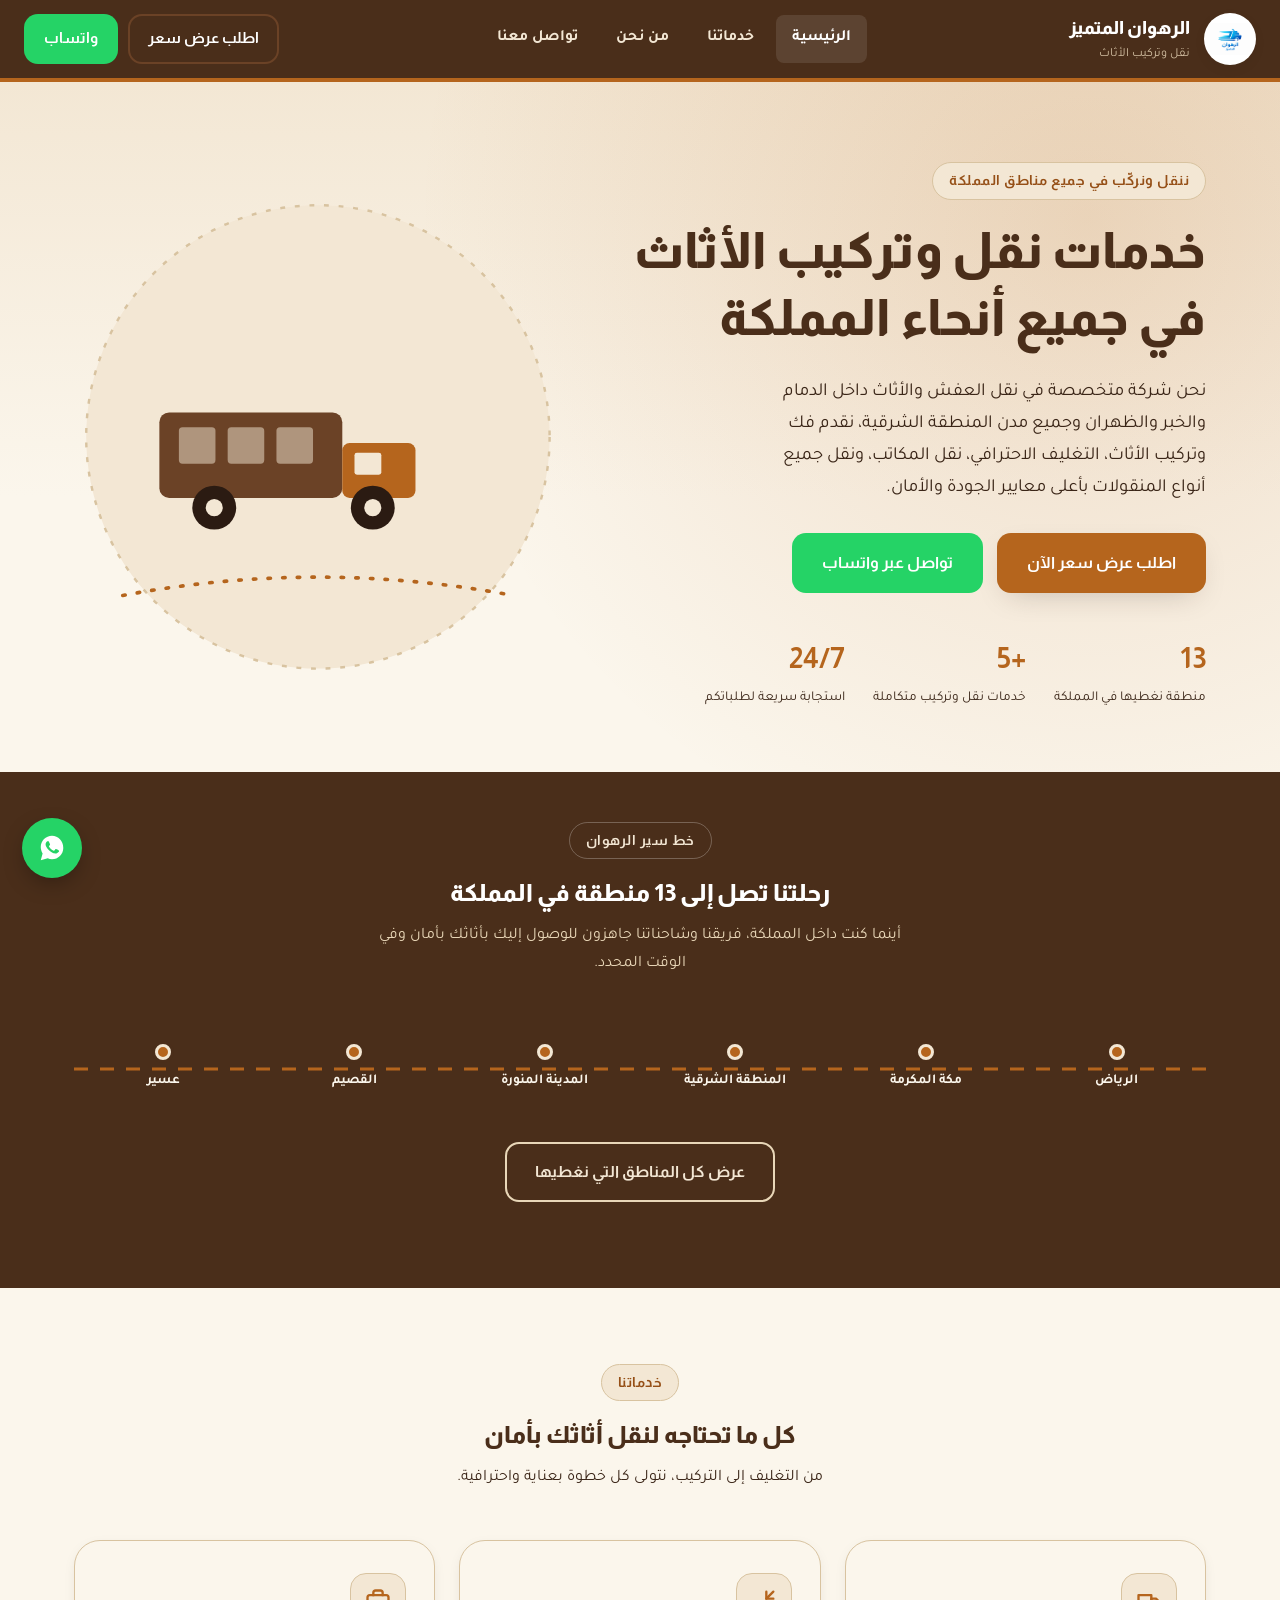
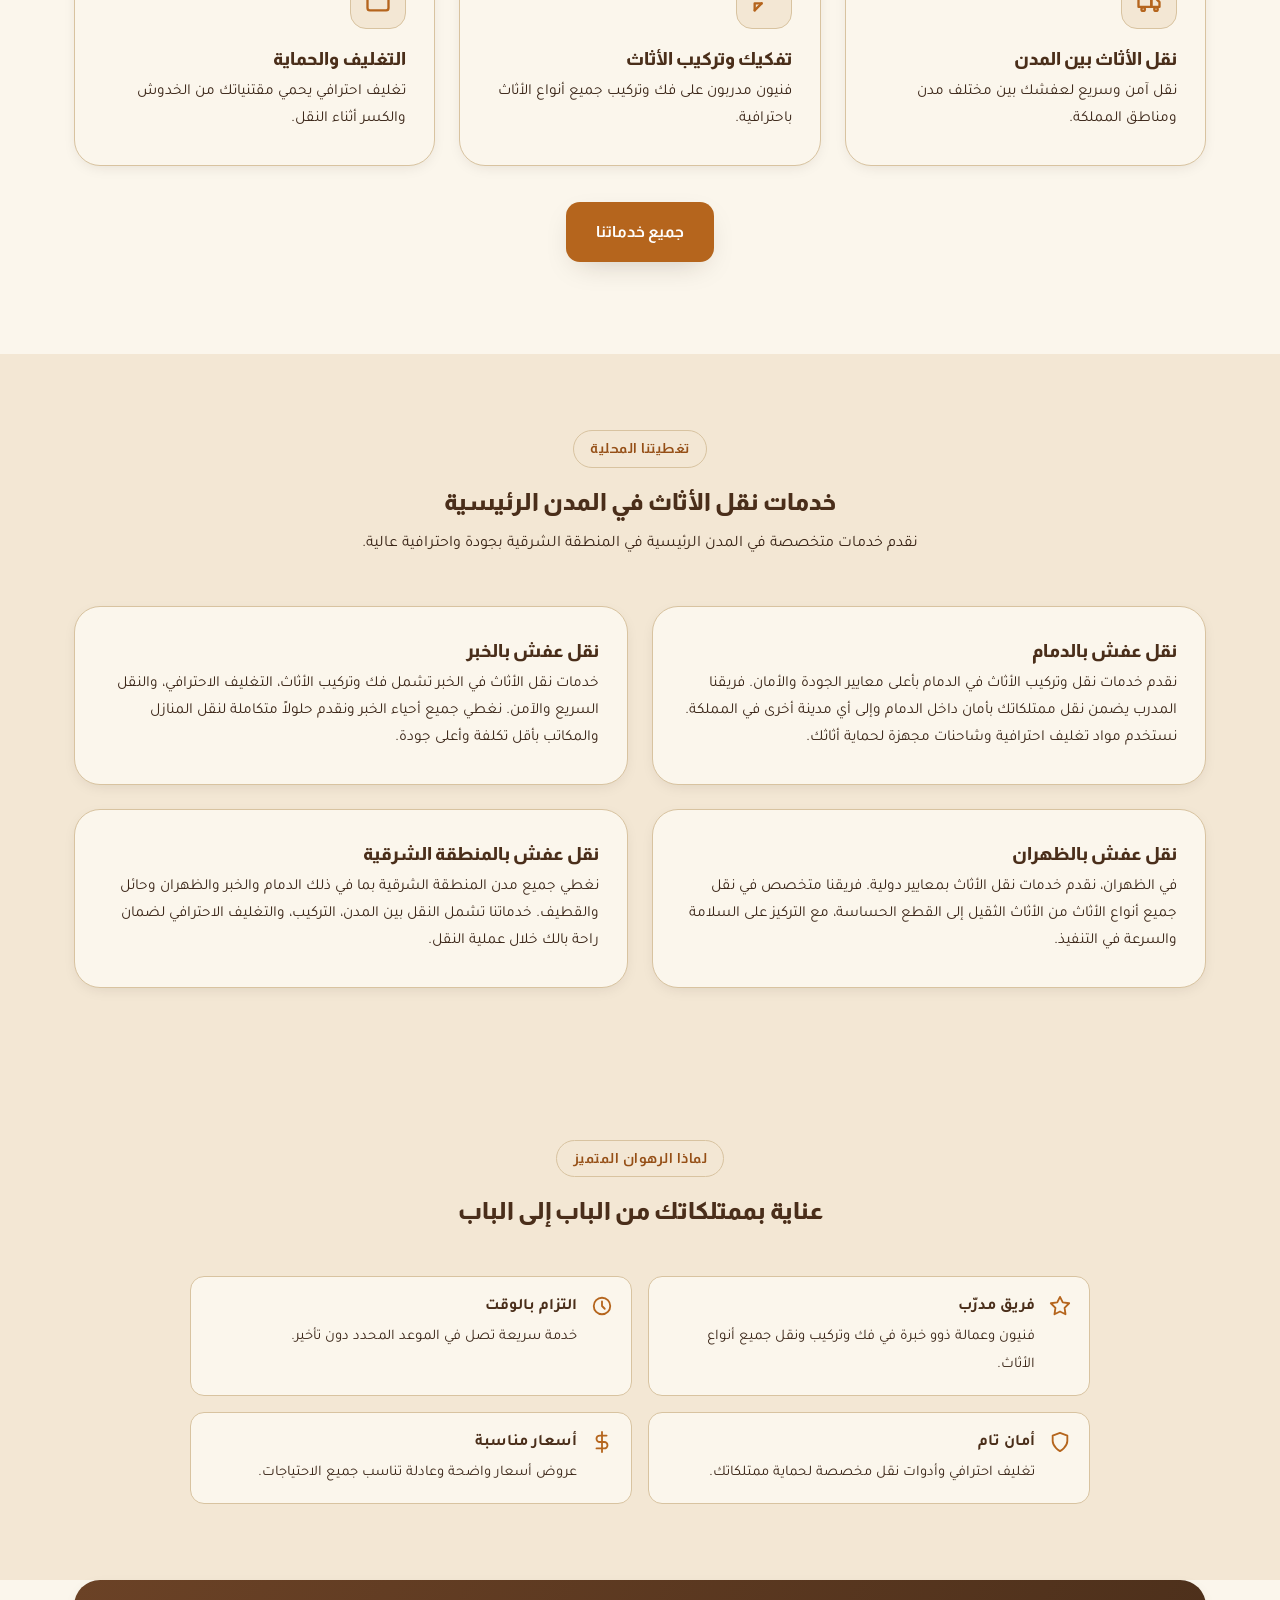
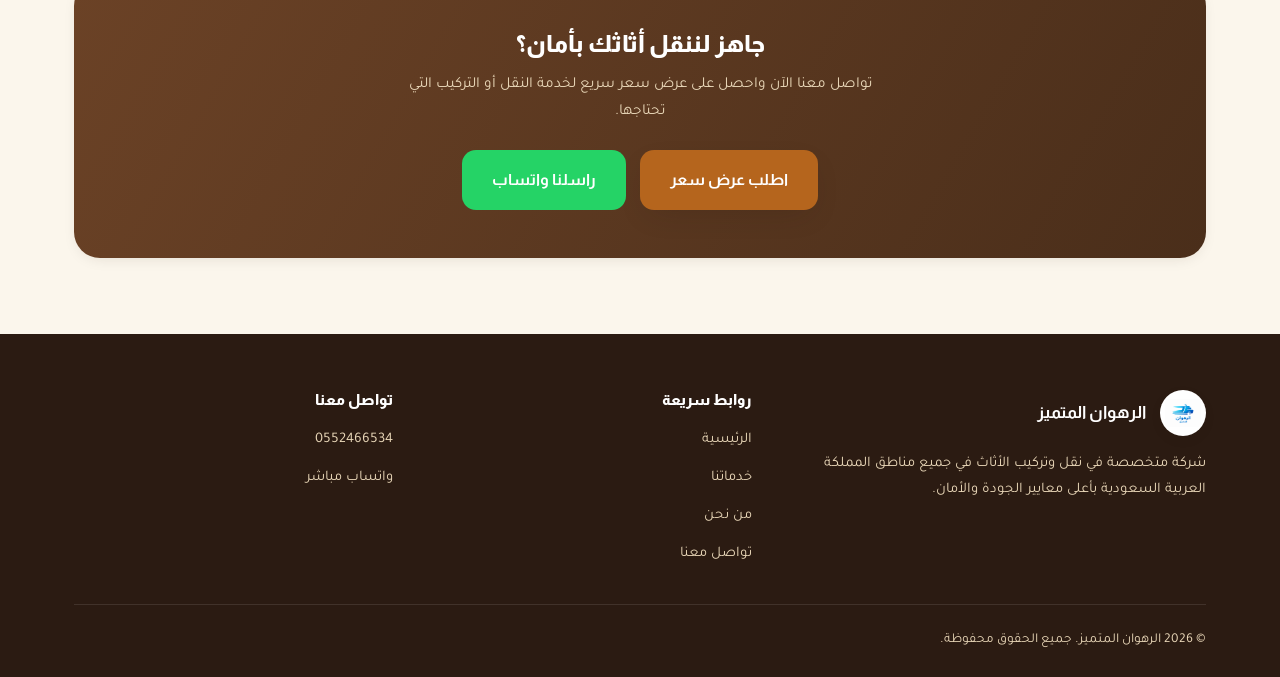
<file: index.html>
<!DOCTYPE html>
<html lang="ar" dir="rtl">
<head>
<meta charset="UTF-8">
<meta name="viewport" content="width=device-width, initial-scale=1.0">
<title>الرهوان المتميز | نقل وتركيب الأثاث في جميع أنحاء المملكة</title>
<meta name="description" content="شركة الرهوان المتميز لنقل وتركيب الأثاث في جميع مناطق المملكة العربية السعودية. فك وتركيب، تغليف احترافي، نقل بين المدن، وخدمة سريعة وآمنة.">
<link rel="canonical" href="https://abramehap.github.io/alruhwan-alsari3/index.html">
<meta property="og:title" content="الرهوان المتميز | نقل وتركيب الأثاث في جميع أنحاء المملكة">
<meta property="og:description" content="شركة الرهوان المتميز لنقل وتركيب الأثاث في جميع مناطق المملكة العربية السعودية. فك وتركيب، تغليف احترافي، نقل بين المدن، وخدمة سريعة وآمنة.">
<meta property="og:image" content="https://abramehap.github.io/alruhwan-alsari3/logo.png">
<meta property="og:url" content="https://abramehap.github.io/alruhwan-alsari3/index.html">
<meta property="og:type" content="website">
<link rel="preconnect" href="https://fonts.googleapis.com">
<link rel="preconnect" href="https://fonts.gstatic.com" crossorigin>
<link href="https://fonts.googleapis.com/css2?family=Almarai:wght@400;700;800&family=Tajawal:wght@400;500;700&display=swap" rel="stylesheet">
<link rel="stylesheet" href="style.css">
<link rel="icon" href="logo.png">
<script type="application/ld+json">
{
  "@context": "https://schema.org",
  "@type": "MovingCompany",
  "name": "الرهوان المتميز",
  "description": "شركة الرهوان المتميز لنقل وتركيب الأثاث في جميع مناطق المملكة العربية السعودية. فك وتركيب، تغليف احترافي، نقل بين المدن، وخدمة سريعة وآمنة.",
  "url": "https://abramehap.github.io/alruhwan-alsari3/",
  "telephone": "+966552466534",
  "areaServed": [
    "منطقة الرياض",
    "منطقة مكة المكرمة",
    "المنطقة الشرقية",
    "منطقة المدينة المنورة",
    "منطقة القصيم",
    "منطقة عسير",
    "منطقة تبوك",
    "منطقة حائل",
    "منطقة الحدود الشمالية",
    "منطقة جازان",
    "منطقة نجران",
    "منطقة الباحة",
    "منطقة الجوف"
  ],
  "sameAs": [
    "https://wa.me/966552466534"
  ],
  "image": "https://abramehap.github.io/alruhwan-alsari3/logo.png",
  "priceRange": "$$"
}
</script>
</head>
<body>

<!-- ===== الهيدر ===== -->
<header class="site-header">
  <div class="header-inner">
    <a href="index.html" class="brand">
      <span class="brand-badge"><img src="logo.png" alt="شعار الرهوان المتميز"></span>
      <span class="brand-text">
        <strong>الرهوان المتميز</strong>
        <span>نقل وتركيب الأثاث</span>
      </span>
    </a>
    <nav class="main-nav" aria-label="التنقل الرئيسي">
      <a href="index.html" aria-current="page">الرئيسية</a>
      <a href="services.html">خدماتنا</a>
      <a href="about.html">من نحن</a>
      <a href="contact.html">تواصل معنا</a>
    </nav>
    <div class="nav-cta">
      <a class="btn btn-outline" href="contact.html">اطلب عرض سعر</a>
      <a class="btn btn-whatsapp" href="https://wa.me/966552466534" target="_blank" rel="noopener">واتساب</a>
    </div>
    <button class="nav-toggle" aria-label="فتح القائمة">&#9776;</button>
  </div>
</header>

<!-- ===== الهيرو ===== -->
<section class="hero">
  <div class="container hero-grid">
    <div>
      <span class="eyebrow">ننقل ونركّب في جميع مناطق المملكة</span>
      <h1>خدمات نقل وتركيب الأثاث في جميع أنحاء المملكة</h1>
      <p class="hero-lead">
        نحن شركة متخصصة في نقل العفش والأثاث داخل الدمام والخبر والظهران وجميع مدن المنطقة الشرقية،
        نقدم فك وتركيب الأثاث، التغليف الاحترافي، نقل المكاتب، ونقل جميع أنواع المنقولات بأعلى معايير الجودة والأمان.
      </p>
      <div class="hero-actions">
        <a class="btn btn-primary" href="contact.html">اطلب عرض سعر الآن</a>
        <a class="btn btn-whatsapp" href="https://wa.me/966552466534" target="_blank" rel="noopener">
          تواصل عبر واتساب
        </a>
      </div>
      <div class="hero-stats">
        <div class="stat"><strong>13</strong><span>منطقة نغطيها في المملكة</span></div>
        <div class="stat"><strong>+5</strong><span>خدمات نقل وتركيب متكاملة</span></div>
        <div class="stat"><strong>24/7</strong><span>استجابة سريعة لطلباتكم</span></div>
      </div>
    </div>
    <div class="hero-art" aria-hidden="true">
      <svg viewBox="0 0 400 400" xmlns="http://www.w3.org/2000/svg">
        <circle cx="200" cy="200" r="190" fill="#F3E7D4"/>
        <circle cx="200" cy="200" r="190" fill="none" stroke="#D8C3A0" stroke-width="2" stroke-dasharray="4 8"/>
        <!-- شاحنة نقل مبسطة -->
        <g transform="translate(70,150)">
          <rect x="0" y="30" width="150" height="70" rx="8" fill="#6B4226"/>
          <rect x="150" y="55" width="60" height="45" rx="6" fill="#B5651D"/>
          <rect x="160" y="63" width="22" height="18" rx="2" fill="#F3E7D4"/>
          <circle cx="45" cy="108" r="18" fill="#2B1B12"/>
          <circle cx="45" cy="108" r="7" fill="#F3E7D4"/>
          <circle cx="175" cy="108" r="18" fill="#2B1B12"/>
          <circle cx="175" cy="108" r="7" fill="#F3E7D4"/>
          <rect x="16" y="42" width="30" height="30" rx="3" fill="#F3E7D4" opacity="0.5"/>
          <rect x="56" y="42" width="30" height="30" rx="3" fill="#F3E7D4" opacity="0.5"/>
          <rect x="96" y="42" width="30" height="30" rx="3" fill="#F3E7D4" opacity="0.5"/>
        </g>
        <path d="M 40 330 Q 200 300 360 330" stroke="#B5651D" stroke-width="3" fill="none" stroke-dasharray="2 10" stroke-linecap="round"/>
      </svg>
    </div>
  </div>
</section>

<!-- ===== خط الرحلة: تغطيتنا ===== -->
<section class="route-section">
  <div class="container">
    <div class="route-head">
      <span class="eyebrow" style="background:transparent;border-color:rgba(255,255,255,.25);color:var(--sand-200)">خط سير الرهوان</span>
      <h2>رحلتنا تصل إلى 13 منطقة في المملكة</h2>
      <p>أينما كنت داخل المملكة، فريقنا وشاحناتنا جاهزون للوصول إليك بأثاثك بأمان وفي الوقت المحدد.</p>
    </div>
    <div class="route-line">
      <div class="route-stops">
        <div class="stop"><span class="stop-dot"></span><span>الرياض</span></div>
        <div class="stop"><span class="stop-dot"></span><span>مكة المكرمة</span></div>
        <div class="stop"><span class="stop-dot"></span><span>المنطقة الشرقية</span></div>
        <div class="stop"><span class="stop-dot"></span><span>المدينة المنورة</span></div>
        <div class="stop"><span class="stop-dot"></span><span>القصيم</span></div>
        <div class="stop"><span class="stop-dot"></span><span>عسير</span></div>
      </div>
    </div>
    <p style="text-align:center;margin-top:28px;">
      <a href="about.html" class="btn btn-outline" style="border-color:var(--sand-300);color:var(--sand-200)">عرض كل المناطق التي نغطيها</a>
    </p>
  </div>
</section>

<!-- ===== نبذة سريعة عن الخدمات ===== -->
<section class="section">
  <div class="container">
    <div class="section-head">
      <span class="eyebrow">خدماتنا</span>
      <h2>كل ما تحتاجه لنقل أثاثك بأمان</h2>
      <p>من التغليف إلى التركيب، نتولى كل خطوة بعناية واحترافية.</p>
    </div>
    <div class="grid grid-3">
      <div class="card">
        <span class="icon-badge">
          <svg viewBox="0 0 24 24" fill="none" stroke-width="2" stroke-linecap="round" stroke-linejoin="round"><path d="M3 7h11v10H3z"/><path d="M14 10h4l3 3v4h-7z"/><circle cx="7" cy="19" r="1.5"/><circle cx="18" cy="19" r="1.5"/></svg>
        </span>
        <h3>نقل الأثاث بين المدن</h3>
        <p>نقل آمن وسريع لعفشك بين مختلف مدن ومناطق المملكة.</p>
      </div>
      <div class="card">
        <span class="icon-badge">
          <svg viewBox="0 0 24 24" fill="none" stroke-width="2" stroke-linecap="round" stroke-linejoin="round"><path d="M14 4v6h6"/><path d="M20 4l-6 6"/><path d="M4 20v-6h6"/><path d="M4 20l6-6"/></svg>
        </span>
        <h3>تفكيك وتركيب الأثاث</h3>
        <p>فنيون مدربون على فك وتركيب جميع أنواع الأثاث باحترافية.</p>
      </div>
      <div class="card">
        <span class="icon-badge">
          <svg viewBox="0 0 24 24" fill="none" stroke-width="2" stroke-linecap="round" stroke-linejoin="round"><rect x="3" y="7" width="18" height="13" rx="2"/><path d="M8 7V5a2 2 0 0 1 2-2h4a2 2 0 0 1 2 2v2"/></svg>
        </span>
        <h3>التغليف والحماية</h3>
        <p>تغليف احترافي يحمي مقتنياتك من الخدوش والكسر أثناء النقل.</p>
      </div>
    </div>
    <p style="text-align:center;margin-top:36px;">
      <a href="services.html" class="btn btn-primary">جميع خدماتنا</a>
    </p>
  </div>
</section>

<!-- ===== خدماتنا في المدن الرئيسية ===== -->
<section class="section section-alt">
  <div class="container">
    <div class="section-head">
      <span class="eyebrow">تغطيتنا المحلية</span>
      <h2>خدمات نقل الأثاث في المدن الرئيسية</h2>
      <p>نقدم خدمات متخصصة في المدن الرئيسية في المنطقة الشرقية بجودة واحترافية عالية.</p>
    </div>
    <div class="grid grid-2">
      <div class="card">
        <h3>نقل عفش بالدمام</h3>
        <p>نقدم خدمات نقل وتركيب الأثاث في الدمام بأعلى معايير الجودة والأمان. فريقنا المدرب يضمن نقل ممتلكاتك بأمان داخل الدمام وإلى أي مدينة أخرى في المملكة. نستخدم مواد تغليف احترافية وشاحنات مجهزة لحماية أثاثك.</p>
      </div>
      <div class="card">
        <h3>نقل عفش بالخبر</h3>
        <p>خدمات نقل الأثاث في الخبر تشمل فك وتركيب الأثاث، التغليف الاحترافي، والنقل السريع والآمن. نغطي جميع أحياء الخبر ونقدم حلولاً متكاملة لنقل المنازل والمكاتب بأقل تكلفة وأعلى جودة.</p>
      </div>
      <div class="card">
        <h3>نقل عفش بالظهران</h3>
        <p>في الظهران، نقدم خدمات نقل الأثاث بمعايير دولية. فريقنا متخصص في نقل جميع أنواع الأثاث من الأثاث الثقيل إلى القطع الحساسة، مع التركيز على السلامة والسرعة في التنفيذ.</p>
      </div>
      <div class="card">
        <h3>نقل عفش بالمنطقة الشرقية</h3>
        <p>نغطي جميع مدن المنطقة الشرقية بما في ذلك الدمام والخبر والظهران وحائل والقطيف. خدماتنا تشمل النقل بين المدن، التركيب، والتغليف الاحترافي لضمان راحة بالك خلال عملية النقل.</p>
      </div>
    </div>
  </div>
</section>

<!-- ===== لماذا نحن ===== -->
<section class="section section-alt">
  <div class="container">
    <div class="section-head">
      <span class="eyebrow">لماذا الرهوان المتميز</span>
      <h2>عناية بممتلكاتك من الباب إلى الباب</h2>
    </div>
    <ul class="value-list grid grid-2" style="max-width:900px;margin:0 auto;">
      <li>
        <svg viewBox="0 0 24 24" fill="none" stroke-width="2" stroke-linecap="round" stroke-linejoin="round"><path d="M12 2l3 6 7 1-5 5 1 7-6-3-6 3 1-7-5-5 7-1z"/></svg>
        <div><strong>فريق مدرّب</strong><span>فنيون وعمالة ذوو خبرة في فك وتركيب ونقل جميع أنواع الأثاث.</span></div>
      </li>
      <li>
        <svg viewBox="0 0 24 24" fill="none" stroke-width="2" stroke-linecap="round" stroke-linejoin="round"><circle cx="12" cy="12" r="9"/><path d="M12 7v5l3 3"/></svg>
        <div><strong>التزام بالوقت</strong><span>خدمة سريعة تصل في الموعد المحدد دون تأخير.</span></div>
      </li>
      <li>
        <svg viewBox="0 0 24 24" fill="none" stroke-width="2" stroke-linecap="round" stroke-linejoin="round"><path d="M12 22s8-4.5 8-11V5l-8-3-8 3v6c0 6.5 8 11 8 11z"/></svg>
        <div><strong>أمان تام</strong><span>تغليف احترافي وأدوات نقل مخصصة لحماية ممتلكاتك.</span></div>
      </li>
      <li>
        <svg viewBox="0 0 24 24" fill="none" stroke-width="2" stroke-linecap="round" stroke-linejoin="round"><path d="M12 1v22M17 5H9.5a3.5 3.5 0 0 0 0 7h5a3.5 3.5 0 0 1 0 7H6"/></svg>
        <div><strong>أسعار مناسبة</strong><span>عروض أسعار واضحة وعادلة تناسب جميع الاحتياجات.</span></div>
      </li>
    </ul>
  </div>
</section>

<!-- ===== دعوة للتواصل ===== -->
<section class="section" style="padding-top:0;">
  <div class="container">
    <div class="card" style="text-align:center;padding:48px 32px;background:linear-gradient(120deg, var(--wood-700), var(--wood-800));border:none;">
      <h2 style="color:#fff;">جاهز لننقل أثاثك بأمان؟</h2>
      <p style="color:var(--sand-300);max-width:60ch;margin:0 auto 24px;">تواصل معنا الآن واحصل على عرض سعر سريع لخدمة النقل أو التركيب التي تحتاجها.</p>
      <div style="display:flex;gap:14px;justify-content:center;flex-wrap:wrap;">
        <a class="btn btn-primary" href="contact.html">اطلب عرض سعر</a>
        <a class="btn btn-whatsapp" href="https://wa.me/966552466534" target="_blank" rel="noopener">راسلنا واتساب</a>
      </div>
    </div>
  </div>
</section>

<!-- ===== الفوتر ===== -->
<footer class="site-footer">
  <div class="container">
    <div class="footer-grid">
      <div>
        <div class="footer-brand">
          <span class="brand-badge"><img src="logo.png" alt="شعار الرهوان المتميز"></span>
          <strong>الرهوان المتميز</strong>
        </div>
        <p style="font-size:.92rem;">شركة متخصصة في نقل وتركيب الأثاث في جميع مناطق المملكة العربية السعودية بأعلى معايير الجودة والأمان.</p>
      </div>
      <div>
        <h4>روابط سريعة</h4>
        <ul class="footer-links">
          <li><a href="index.html">الرئيسية</a></li>
          <li><a href="services.html">خدماتنا</a></li>
          <li><a href="about.html">من نحن</a></li>
          <li><a href="contact.html">تواصل معنا</a></li>
        </ul>
      </div>
      <div>
        <h4>تواصل معنا</h4>
        <ul class="footer-links">
          <li><a href="tel:0552466534">0552466534</a></li>
          <li><a href="https://wa.me/966552466534" target="_blank" rel="noopener">واتساب مباشر</a></li>
        </ul>
      </div>
    </div>
    <div class="footer-bottom">
      <span>© 2026 الرهوان المتميز. جميع الحقوق محفوظة.</span>
    </div>
  </div>
</footer>

<!-- زر واتساب العائم -->
<a class="wa-float" href="https://wa.me/966552466534" target="_blank" rel="noopener" aria-label="تواصل معنا عبر واتساب">
  <svg viewBox="0 0 32 32"><path d="M16.01 3C9.38 3 4 8.38 4 15.01c0 2.5.73 4.83 1.99 6.79L4 29l7.4-1.94a11.9 11.9 0 0 0 4.61.92h.01c6.63 0 12.01-5.38 12.01-12.01C28.02 8.38 22.64 3 16.01 3zm7.03 17.13c-.3.84-1.7 1.6-2.35 1.7-.6.09-1.36.13-2.2-.14-.5-.16-1.15-.37-1.98-.73-3.49-1.5-5.77-5.02-5.94-5.25-.17-.23-1.42-1.89-1.42-3.6s.9-2.56 1.22-2.91c.32-.35.7-.44.93-.44.23 0 .47 0 .67.01.21.01.5-.08.79.6.3.7 1.01 2.42 1.1 2.6.09.18.15.39.03.63-.12.23-.18.38-.36.58-.18.2-.38.45-.54.61-.18.18-.37.37-.16.72.21.35.94 1.55 2.02 2.51 1.39 1.24 2.56 1.62 2.91 1.8.35.18.56.15.76-.09.21-.24.88-1.02 1.11-1.37.23-.35.47-.29.79-.18.32.12 2.03.96 2.38 1.13.35.18.58.26.67.41.09.15.09.86-.21 1.7z"/></svg>
</a>

<script src="main.js"></script>
</body>
</html>
</file>
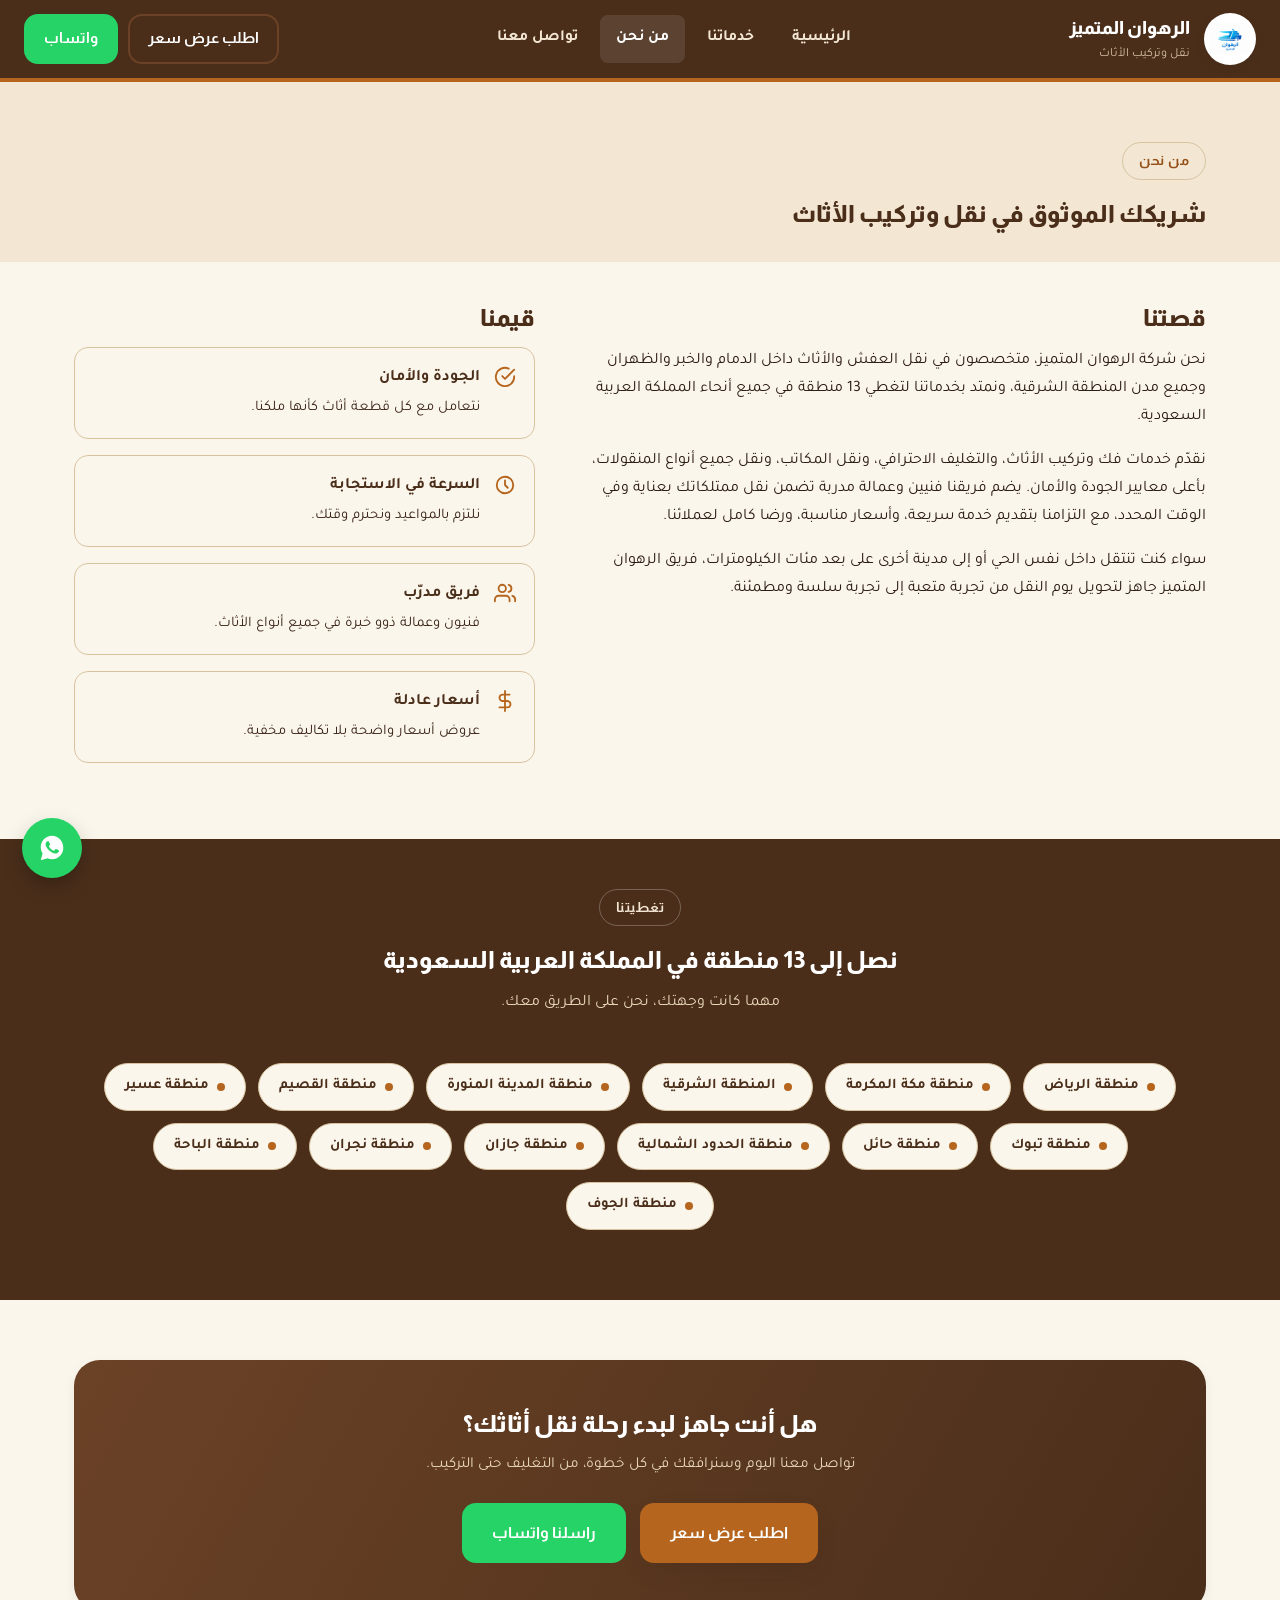
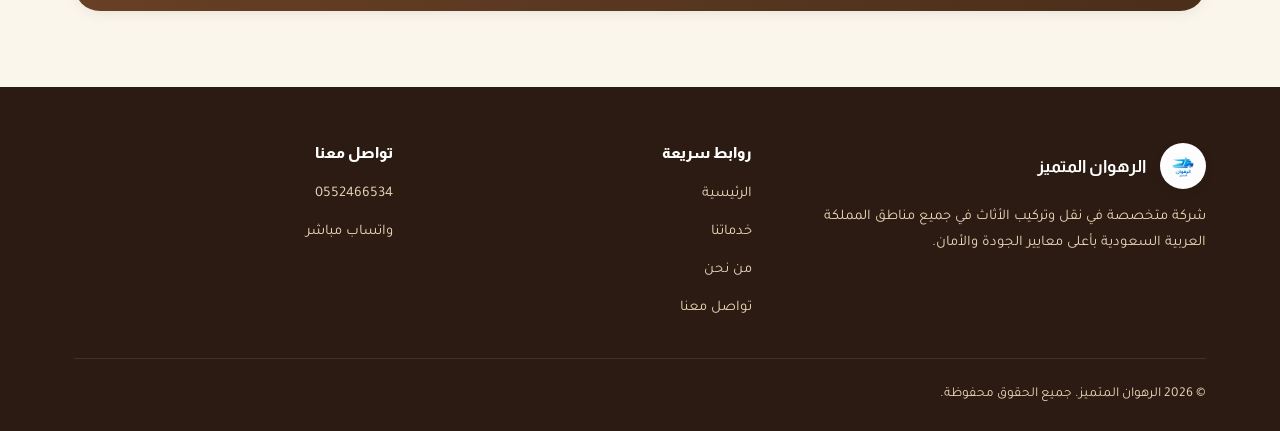
<file: about.html>
<!DOCTYPE html>
<html lang="ar" dir="rtl">
<head>
<meta charset="UTF-8">
<meta name="viewport" content="width=device-width, initial-scale=1.0">
<title>من نحن | الرهوان المتميز لنقل الأثاث</title>
<meta name="description" content="تعرّف على الرهوان المتميز، شركة نقل وتركيب الأثاث التي تغطي 13 منطقة في المملكة العربية السعودية. نقدم خدمات احترافية في الدمام والخبر والظهران وجميع مدن المنطقة الشرقية.">
<link rel="canonical" href="https://abramehap.github.io/alruhwan-alsari3/about.html">
<meta property="og:title" content="من نحن | الرهوان المتميز - نقل وتركيب الأثاث">
<meta property="og:description" content="تعرّف على الرهوان المتميز، شركة نقل وتركيب الأثاث التي تغطي 13 منطقة في المملكة العربية السعودية. نقدم خدمات احترافية في الدمام والخبر والظهران وجميع مدن المنطقة الشرقية.">
<meta property="og:image" content="https://abramehap.github.io/alruhwan-alsari3/logo.png">
<meta property="og:url" content="https://abramehap.github.io/alruhwan-alsari3/about.html">
<meta property="og:type" content="website">
<link rel="preconnect" href="https://fonts.googleapis.com">
<link rel="preconnect" href="https://fonts.gstatic.com" crossorigin>
<link href="https://fonts.googleapis.com/css2?family=Almarai:wght@400;700;800&family=Tajawal:wght@400;500;700&display=swap" rel="stylesheet">
<link rel="stylesheet" href="style.css">
<link rel="icon" href="logo.png">
<script type="application/ld+json">
{
  "@context": "https://schema.org",
  "@type": "MovingCompany",
  "name": "الرهوان المتميز",
  "description": "شركة الرهوان المتميز لنقل وتركيب الأثاث في جميع مناطق المملكة العربية السعودية. فك وتركيب، تغليف احترافي، نقل بين المدن، وخدمة سريعة وآمنة.",
  "url": "https://abramehap.github.io/alruhwan-alsari3/",
  "telephone": "+966552466534",
  "areaServed": [
    "منطقة الرياض",
    "منطقة مكة المكرمة",
    "المنطقة الشرقية",
    "منطقة المدينة المنورة",
    "منطقة القصيم",
    "منطقة عسير",
    "منطقة تبوك",
    "منطقة حائل",
    "منطقة الحدود الشمالية",
    "منطقة جازان",
    "منطقة نجران",
    "منطقة الباحة",
    "منطقة الجوف"
  ],
  "sameAs": [
    "https://wa.me/966552466534"
  ],
  "image": "https://abramehap.github.io/alruhwan-alsari3/logo.png",
  "priceRange": "$$"
}
</script>
</head>
<body>

<header class="site-header">
  <div class="header-inner">
    <a href="index.html" class="brand">
      <span class="brand-badge"><img src="logo.png" alt="شعار الرهوان المتميز"></span>
      <span class="brand-text">
        <strong>الرهوان المتميز</strong>
        <span>نقل وتركيب الأثاث</span>
      </span>
    </a>
    <nav class="main-nav" aria-label="التنقل الرئيسي">
      <a href="index.html">الرئيسية</a>
      <a href="services.html">خدماتنا</a>
      <a href="about.html" aria-current="page">من نحن</a>
      <a href="contact.html">تواصل معنا</a>
    </nav>
    <div class="nav-cta">
      <a class="btn btn-outline" href="contact.html">اطلب عرض سعر</a>
      <a class="btn btn-whatsapp" href="https://wa.me/966552466534" target="_blank" rel="noopener">واتساب</a>
    </div>
    <button class="nav-toggle" aria-label="فتح القائمة">&#9776;</button>
  </div>
</header>

<section class="about-hero">
  <div class="container">
    <span class="eyebrow">من نحن</span>
    <h1>شريكك الموثوق في نقل وتركيب الأثاث</h1>
  </div>
</section>

<section class="section" style="padding-top:40px;">
  <div class="container about-body">
    <div>
      <h2>قصتنا</h2>
      <p>
        نحن شركة الرهوان المتميز، متخصصون في نقل العفش والأثاث داخل الدمام والخبر والظهران وجميع مدن المنطقة الشرقية،
        ونمتد بخدماتنا لتغطي 13 منطقة في جميع أنحاء المملكة العربية السعودية.
      </p>
      <p>
        نقدّم خدمات فك وتركيب الأثاث، والتغليف الاحترافي، ونقل المكاتب، ونقل جميع أنواع المنقولات،
        بأعلى معايير الجودة والأمان. يضم فريقنا فنيين وعمالة مدربة تضمن نقل ممتلكاتك بعناية وفي الوقت المحدد،
        مع التزامنا بتقديم خدمة سريعة، وأسعار مناسبة، ورضا كامل لعملائنا.
      </p>
      <p>
        سواء كنت تنتقل داخل نفس الحي أو إلى مدينة أخرى على بعد مئات الكيلومترات، فريق الرهوان المتميز جاهز
        لتحويل يوم النقل من تجربة متعبة إلى تجربة سلسة ومطمئنة.
      </p>
    </div>

    <div>
      <h2>قيمنا</h2>
      <ul class="value-list">
        <li>
          <svg viewBox="0 0 24 24" fill="none" stroke-width="2" stroke-linecap="round" stroke-linejoin="round"><path d="M22 11.08V12a10 10 0 1 1-5.93-9.14"/><path d="M22 4L12 14.01l-3-3"/></svg>
          <div><strong>الجودة والأمان</strong><span>نتعامل مع كل قطعة أثاث كأنها ملكنا.</span></div>
        </li>
        <li>
          <svg viewBox="0 0 24 24" fill="none" stroke-width="2" stroke-linecap="round" stroke-linejoin="round"><circle cx="12" cy="12" r="9"/><path d="M12 7v5l3 3"/></svg>
          <div><strong>السرعة في الاستجابة</strong><span>نلتزم بالمواعيد ونحترم وقتك.</span></div>
        </li>
        <li>
          <svg viewBox="0 0 24 24" fill="none" stroke-width="2" stroke-linecap="round" stroke-linejoin="round"><path d="M17 21v-2a4 4 0 0 0-4-4H5a4 4 0 0 0-4 4v2"/><circle cx="9" cy="7" r="4"/><path d="M23 21v-2a4 4 0 0 0-3-3.87"/><path d="M16 3.13a4 4 0 0 1 0 7.75"/></svg>
          <div><strong>فريق مدرّب</strong><span>فنيون وعمالة ذوو خبرة في جميع أنواع الأثاث.</span></div>
        </li>
        <li>
          <svg viewBox="0 0 24 24" fill="none" stroke-width="2" stroke-linecap="round" stroke-linejoin="round"><path d="M12 1v22M17 5H9.5a3.5 3.5 0 0 0 0 7h5a3.5 3.5 0 0 1 0 7H6"/></svg>
          <div><strong>أسعار عادلة</strong><span>عروض أسعار واضحة بلا تكاليف مخفية.</span></div>
        </li>
      </ul>
    </div>
  </div>
</section>

<!-- خط الرحلة الكامل -->
<section class="route-section">
  <div class="container">
    <div class="route-head">
      <span class="eyebrow" style="background:transparent;border-color:rgba(255,255,255,.25);color:var(--sand-200)">تغطيتنا</span>
      <h2>نصل إلى 13 منطقة في المملكة العربية السعودية</h2>
      <p>مهما كانت وجهتك، نحن على الطريق معك.</p>
    </div>
    <div class="tag-cloud">
      <span class="tag">منطقة الرياض</span>
      <span class="tag">منطقة مكة المكرمة</span>
      <span class="tag">المنطقة الشرقية</span>
      <span class="tag">منطقة المدينة المنورة</span>
      <span class="tag">منطقة القصيم</span>
      <span class="tag">منطقة عسير</span>
      <span class="tag">منطقة تبوك</span>
      <span class="tag">منطقة حائل</span>
      <span class="tag">منطقة الحدود الشمالية</span>
      <span class="tag">منطقة جازان</span>
      <span class="tag">منطقة نجران</span>
      <span class="tag">منطقة الباحة</span>
      <span class="tag">منطقة الجوف</span>
    </div>
  </div>
</section>

<section class="section" style="padding-top:60px;">
  <div class="container">
    <div class="card" style="text-align:center;padding:48px 32px;background:linear-gradient(120deg, var(--wood-700), var(--wood-800));border:none;">
      <h2 style="color:#fff;">هل أنت جاهز لبدء رحلة نقل أثاثك؟</h2>
      <p style="color:var(--sand-300);max-width:60ch;margin:0 auto 24px;">تواصل معنا اليوم وسنرافقك في كل خطوة، من التغليف حتى التركيب.</p>
      <div style="display:flex;gap:14px;justify-content:center;flex-wrap:wrap;">
        <a class="btn btn-primary" href="contact.html">اطلب عرض سعر</a>
        <a class="btn btn-whatsapp" href="https://wa.me/966552466534" target="_blank" rel="noopener">راسلنا واتساب</a>
      </div>
    </div>
  </div>
</section>

<footer class="site-footer">
  <div class="container">
    <div class="footer-grid">
      <div>
        <div class="footer-brand">
          <span class="brand-badge"><img src="logo.png" alt="شعار الرهوان المتميز"></span>
          <strong>الرهوان المتميز</strong>
        </div>
        <p style="font-size:.92rem;">شركة متخصصة في نقل وتركيب الأثاث في جميع مناطق المملكة العربية السعودية بأعلى معايير الجودة والأمان.</p>
      </div>
      <div>
        <h4>روابط سريعة</h4>
        <ul class="footer-links">
          <li><a href="index.html">الرئيسية</a></li>
          <li><a href="services.html">خدماتنا</a></li>
          <li><a href="about.html">من نحن</a></li>
          <li><a href="contact.html">تواصل معنا</a></li>
        </ul>
      </div>
      <div>
        <h4>تواصل معنا</h4>
        <ul class="footer-links">
          <li><a href="tel:0552466534">0552466534</a></li>
          <li><a href="https://wa.me/966552466534" target="_blank" rel="noopener">واتساب مباشر</a></li>
        </ul>
      </div>
    </div>
    <div class="footer-bottom">
      <span>© 2026 الرهوان المتميز. جميع الحقوق محفوظة.</span>
    </div>
  </div>
</footer>

<a class="wa-float" href="https://wa.me/966552466534" target="_blank" rel="noopener" aria-label="تواصل معنا عبر واتساب">
  <svg viewBox="0 0 32 32"><path d="M16.01 3C9.38 3 4 8.38 4 15.01c0 2.5.73 4.83 1.99 6.79L4 29l7.4-1.94a11.9 11.9 0 0 0 4.61.92h.01c6.63 0 12.01-5.38 12.01-12.01C28.02 8.38 22.64 3 16.01 3zm7.03 17.13c-.3.84-1.7 1.6-2.35 1.7-.6.09-1.36.13-2.2-.14-.5-.16-1.15-.37-1.98-.73-3.49-1.5-5.77-5.02-5.94-5.25-.17-.23-1.42-1.89-1.42-3.6s.9-2.56 1.22-2.91c.32-.35.7-.44.93-.44.23 0 .47 0 .67.01.21.01.5-.08.79.6.3.7 1.01 2.42 1.1 2.6.09.18.15.39.03.63-.12.23-.18.38-.36.58-.18.2-.38.45-.54.61-.18.18-.37.37-.16.72.21.35.94 1.55 2.02 2.51 1.39 1.24 2.56 1.62 2.91 1.8.35.18.56.15.76-.09.21-.24.88-1.02 1.11-1.37.23-.35.47-.29.79-.18.32.12 2.03.96 2.38 1.13.35.18.58.26.67.41.09.15.09.86-.21 1.7z"/></svg>
</a>

<script src="main.js"></script>
</body>
</html>
</file>
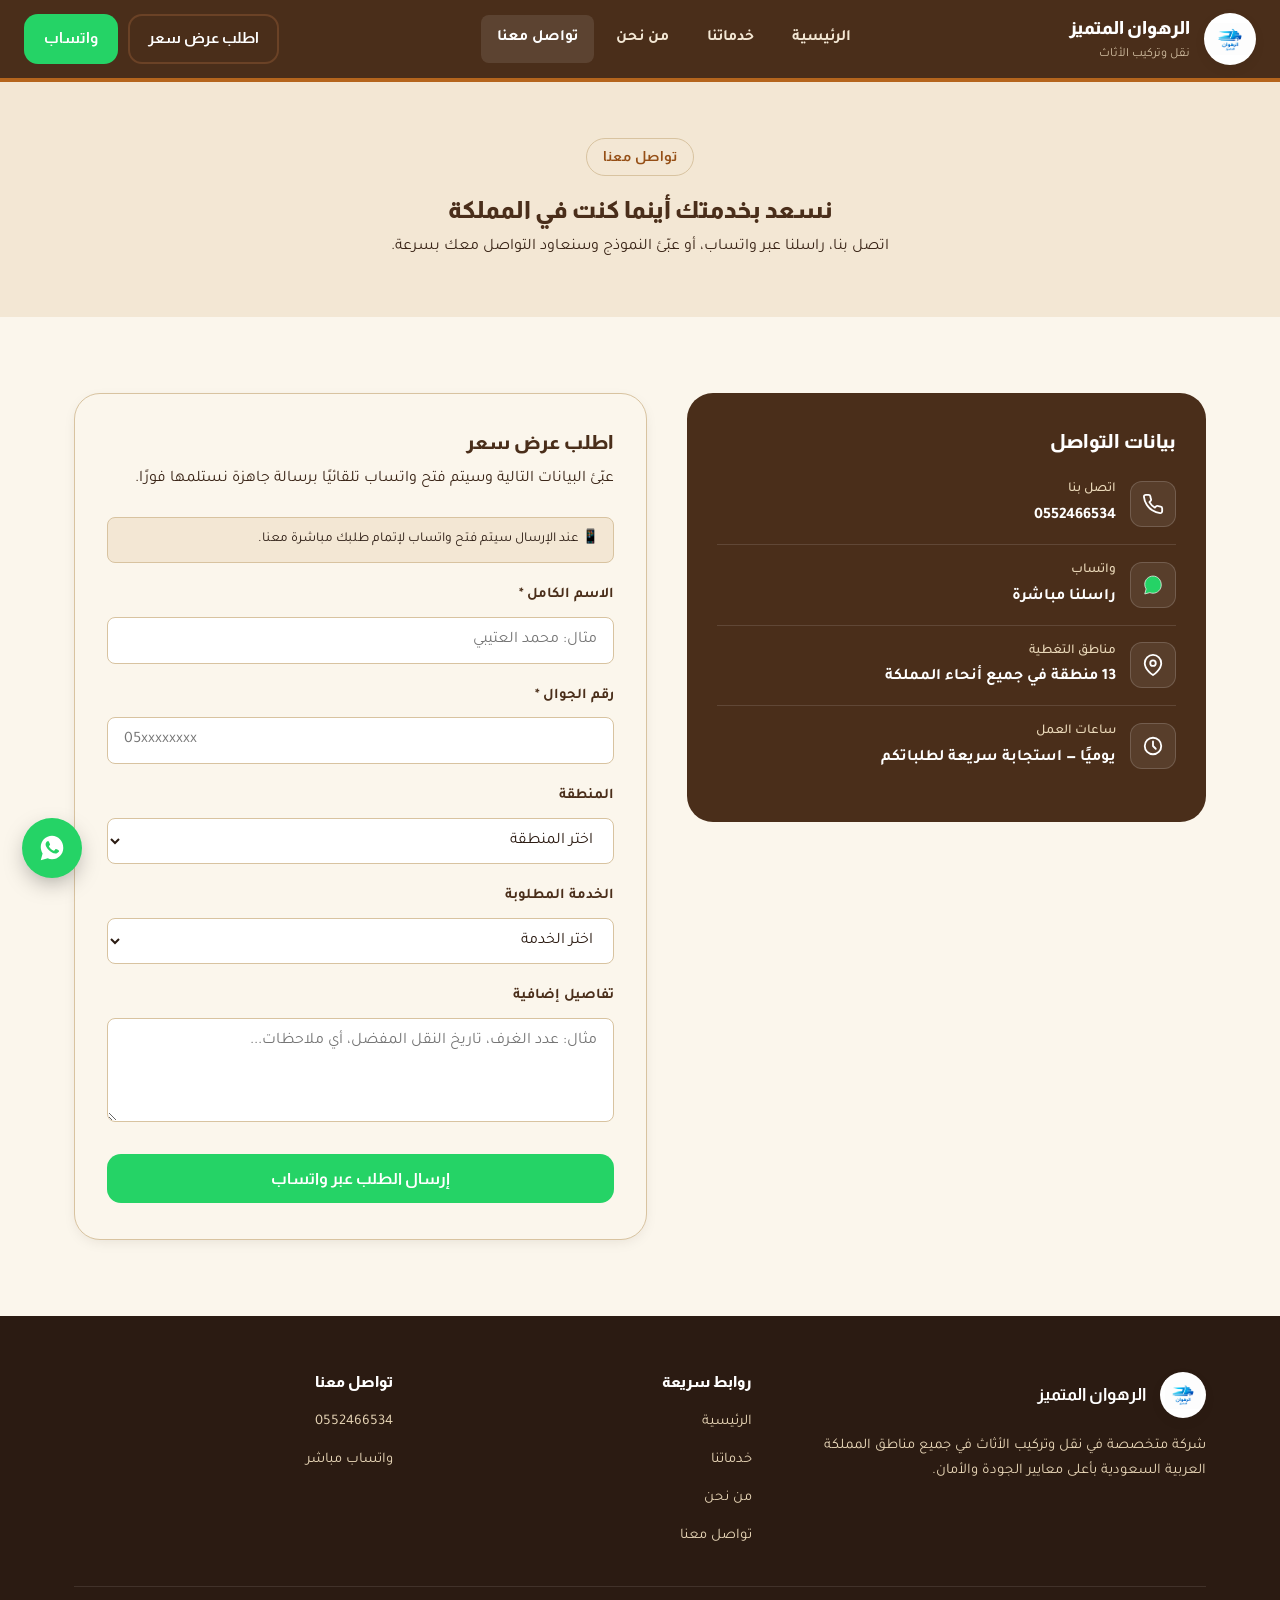
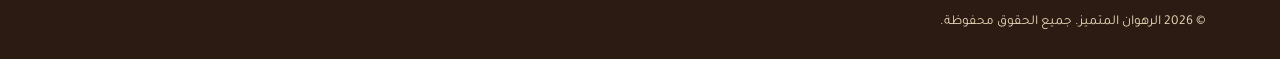
<file: contact.html>
<!DOCTYPE html>
<html lang="ar" dir="rtl">
<head>
<meta charset="UTF-8">
<meta name="viewport" content="width=device-width, initial-scale=1.0">
<title>تواصل معنا | الرهوان المتميز لنقل الأثاث</title>
<meta name="description" content="تواصل مع الرهوان المتميز لطلب عرض سعر لخدمات نقل وتركيب الأثاث في الدمام والخبر والظهران والمنطقة الشرقية. اتصل بنا على 0552466534 أو راسلنا واتساب.">
<link rel="canonical" href="https://abramehap.github.io/alruhwan-alsari3/contact.html">
<meta property="og:title" content="تواصل معنا | الرهوان المتميز - نقل وتركيب الأثاث">
<meta property="og:description" content="تواصل مع الرهوان المتميز لطلب عرض سعر لخدمات نقل وتركيب الأثاث في الدمام والخبر والظهران والمنطقة الشرقية. اتصل بنا على 0552466534 أو راسلنا واتساب.">
<meta property="og:image" content="https://abramehap.github.io/alruhwan-alsari3/logo.png">
<meta property="og:url" content="https://abramehap.github.io/alruhwan-alsari3/contact.html">
<meta property="og:type" content="website">
<link rel="preconnect" href="https://fonts.googleapis.com">
<link rel="preconnect" href="https://fonts.gstatic.com" crossorigin>
<link href="https://fonts.googleapis.com/css2?family=Almarai:wght@400;700;800&family=Tajawal:wght@400;500;700&display=swap" rel="stylesheet">
<link rel="stylesheet" href="style.css">
<link rel="icon" href="logo.png">
<script type="application/ld+json">
{
  "@context": "https://schema.org",
  "@type": "MovingCompany",
  "name": "الرهوان المتميز",
  "description": "شركة الرهوان المتميز لنقل وتركيب الأثاث في جميع مناطق المملكة العربية السعودية. فك وتركيب، تغليف احترافي، نقل بين المدن، وخدمة سريعة وآمنة.",
  "url": "https://abramehap.github.io/alruhwan-alsari3/",
  "telephone": "+966552466534",
  "areaServed": [
    "منطقة الرياض",
    "منطقة مكة المكرمة",
    "المنطقة الشرقية",
    "منطقة المدينة المنورة",
    "منطقة القصيم",
    "منطقة عسير",
    "منطقة تبوك",
    "منطقة حائل",
    "منطقة الحدود الشمالية",
    "منطقة جازان",
    "منطقة نجران",
    "منطقة الباحة",
    "منطقة الجوف"
  ],
  "sameAs": [
    "https://wa.me/966552466534"
  ],
  "image": "https://abramehap.github.io/alruhwan-alsari3/logo.png",
  "priceRange": "$$"
}
</script>
</head>
<body>

<header class="site-header">
  <div class="header-inner">
    <a href="index.html" class="brand">
      <span class="brand-badge"><img src="logo.png" alt="شعار الرهوان المتميز"></span>
      <span class="brand-text">
        <strong>الرهوان المتميز</strong>
        <span>نقل وتركيب الأثاث</span>
      </span>
    </a>
    <nav class="main-nav" aria-label="التنقل الرئيسي">
      <a href="index.html">الرئيسية</a>
      <a href="services.html">خدماتنا</a>
      <a href="about.html">من نحن</a>
      <a href="contact.html" aria-current="page">تواصل معنا</a>
    </nav>
    <div class="nav-cta">
      <a class="btn btn-outline" href="contact.html">اطلب عرض سعر</a>
      <a class="btn btn-whatsapp" href="https://wa.me/966552466534" target="_blank" rel="noopener">واتساب</a>
    </div>
    <button class="nav-toggle" aria-label="فتح القائمة">&#9776;</button>
  </div>
</header>

<section class="page-hero">
  <div class="container">
    <span class="eyebrow">تواصل معنا</span>
    <h1>نسعد بخدمتك أينما كنت في المملكة</h1>
    <p>اتصل بنا، راسلنا عبر واتساب، أو عبّئ النموذج وسنعاود التواصل معك بسرعة.</p>
  </div>
</section>

<section class="section">
  <div class="container contact-wrap">

    <!-- بيانات التواصل -->
    <div class="contact-card">
      <h3>بيانات التواصل</h3>

      <div class="contact-method">
        <span class="icon-badge">
          <svg viewBox="0 0 24 24" fill="none" stroke-width="2" stroke-linecap="round" stroke-linejoin="round"><path d="M22 16.92v3a2 2 0 0 1-2.18 2 19.79 19.79 0 0 1-8.63-3.07 19.5 19.5 0 0 1-6-6 19.79 19.79 0 0 1-3.07-8.67A2 2 0 0 1 4.11 2h3a2 2 0 0 1 2 1.72c.127.96.361 1.903.7 2.81a2 2 0 0 1-.45 2.11L8.09 9.91a16 16 0 0 0 6 6l1.27-1.27a2 2 0 0 1 2.11-.45c.907.339 1.85.573 2.81.7A2 2 0 0 1 22 16.92z"/></svg>
        </span>
        <div>
          <strong>اتصل بنا</strong>
          <a href="tel:0552466534" class="value">0552466534</a>
        </div>
      </div>

      <div class="contact-method">
        <span class="icon-badge">
          <svg viewBox="0 0 32 32" fill="#25D366" stroke="none"><path d="M16.01 3C9.38 3 4 8.38 4 15.01c0 2.5.73 4.83 1.99 6.79L4 29l7.4-1.94a11.9 11.9 0 0 0 4.61.92h.01c6.63 0 12.01-5.38 12.01-12.01C28.02 8.38 22.64 3 16.01 3z"/></svg>
        </span>
        <div>
          <strong>واتساب</strong>
          <a href="https://wa.me/966552466534" target="_blank" rel="noopener" class="value">راسلنا مباشرة</a>
        </div>
      </div>

      <div class="contact-method">
        <span class="icon-badge">
          <svg viewBox="0 0 24 24" fill="none" stroke-width="2" stroke-linecap="round" stroke-linejoin="round"><path d="M21 10c0 7-9 13-9 13S3 17 3 10a9 9 0 0 1 18 0z"/><circle cx="12" cy="10" r="3"/></svg>
        </span>
        <div>
          <strong>مناطق التغطية</strong>
          <span class="value">13 منطقة في جميع أنحاء المملكة</span>
        </div>
      </div>

      <div class="contact-method">
        <span class="icon-badge">
          <svg viewBox="0 0 24 24" fill="none" stroke-width="2" stroke-linecap="round" stroke-linejoin="round"><circle cx="12" cy="12" r="9"/><path d="M12 7v5l3 3"/></svg>
        </span>
        <div>
          <strong>ساعات العمل</strong>
          <span class="value">يوميًا — استجابة سريعة لطلباتكم</span>
        </div>
      </div>
    </div>

    <!-- نموذج طلب عرض السعر -->
    <div class="form-card">
      <h3>اطلب عرض سعر</h3>
      <p style="color:var(--coffee-800);margin-bottom:24px;">عبّئ البيانات التالية وسيتم فتح واتساب تلقائيًا برسالة جاهزة نستلمها فورًا.</p>

      <div class="form-note">
        📱 عند الإرسال سيتم فتح واتساب لإتمام طلبك مباشرة معنا.
      </div>

      <form id="quote-form">
        <div class="form-row">
          <label for="name">الاسم الكامل *</label>
          <input type="text" id="name" name="name" placeholder="مثال: محمد العتيبي" required>
        </div>

        <div class="form-row">
          <label for="phone">رقم الجوال *</label>
          <input type="tel" id="phone" name="phone" placeholder="05xxxxxxxx" required>
        </div>

        <div class="form-row">
          <label for="city">المنطقة</label>
          <select id="city" name="city">
            <option value="">اختر المنطقة</option>
            <option>منطقة الرياض</option>
            <option>منطقة مكة المكرمة</option>
            <option>المنطقة الشرقية</option>
            <option>منطقة المدينة المنورة</option>
            <option>منطقة القصيم</option>
            <option>منطقة عسير</option>
            <option>منطقة تبوك</option>
            <option>منطقة حائل</option>
            <option>منطقة الحدود الشمالية</option>
            <option>منطقة جازان</option>
            <option>منطقة نجران</option>
            <option>منطقة الباحة</option>
            <option>منطقة الجوف</option>
          </select>
        </div>

        <div class="form-row">
          <label for="service">الخدمة المطلوبة</label>
          <select id="service" name="service">
            <option value="">اختر الخدمة</option>
            <option>نقل الأثاث بين المدن</option>
            <option>تفكيك وتركيب الأثاث</option>
            <option>التغليف والحماية</option>
            <option>خدمة داخل المدينة</option>
            <option>نقل جميع الأغراض والتوصيل للمنازل</option>
            <option>نقل مكاتب</option>
          </select>
        </div>

        <div class="form-row">
          <label for="details">تفاصيل إضافية</label>
          <textarea id="details" name="details" rows="4" placeholder="مثال: عدد الغرف، تاريخ النقل المفضل، أي ملاحظات..."></textarea>
        </div>

        <button type="submit" class="btn btn-whatsapp" style="width:100%;">
          إرسال الطلب عبر واتساب
        </button>
      </form>
    </div>

  </div>
</section>

<footer class="site-footer">
  <div class="container">
    <div class="footer-grid">
      <div>
        <div class="footer-brand">
          <span class="brand-badge"><img src="logo.png" alt="شعار الرهوان المتميز"></span>
          <strong>الرهوان المتميز</strong>
        </div>
        <p style="font-size:.92rem;">شركة متخصصة في نقل وتركيب الأثاث في جميع مناطق المملكة العربية السعودية بأعلى معايير الجودة والأمان.</p>
      </div>
      <div>
        <h4>روابط سريعة</h4>
        <ul class="footer-links">
          <li><a href="index.html">الرئيسية</a></li>
          <li><a href="services.html">خدماتنا</a></li>
          <li><a href="about.html">من نحن</a></li>
          <li><a href="contact.html">تواصل معنا</a></li>
        </ul>
      </div>
      <div>
        <h4>تواصل معنا</h4>
        <ul class="footer-links">
          <li><a href="tel:0552466534">0552466534</a></li>
          <li><a href="https://wa.me/966552466534" target="_blank" rel="noopener">واتساب مباشر</a></li>
        </ul>
      </div>
    </div>
    <div class="footer-bottom">
      <span>© 2026 الرهوان المتميز. جميع الحقوق محفوظة.</span>
    </div>
  </div>
</footer>

<a class="wa-float" href="https://wa.me/966552466534" target="_blank" rel="noopener" aria-label="تواصل معنا عبر واتساب">
  <svg viewBox="0 0 32 32"><path d="M16.01 3C9.38 3 4 8.38 4 15.01c0 2.5.73 4.83 1.99 6.79L4 29l7.4-1.94a11.9 11.9 0 0 0 4.61.92h.01c6.63 0 12.01-5.38 12.01-12.01C28.02 8.38 22.64 3 16.01 3zm7.03 17.13c-.3.84-1.7 1.6-2.35 1.7-.6.09-1.36.13-2.2-.14-.5-.16-1.15-.37-1.98-.73-3.49-1.5-5.77-5.02-5.94-5.25-.17-.23-1.42-1.89-1.42-3.6s.9-2.56 1.22-2.91c.32-.35.7-.44.93-.44.23 0 .47 0 .67.01.21.01.5-.08.79.6.3.7 1.01 2.42 1.1 2.6.09.18.15.39.03.63-.12.23-.18.38-.36.58-.18.2-.38.45-.54.61-.18.18-.37.37-.16.72.21.35.94 1.55 2.02 2.51 1.39 1.24 2.56 1.62 2.91 1.8.35.18.56.15.76-.09.21-.24.88-1.02 1.11-1.37.23-.35.47-.29.79-.18.32.12 2.03.96 2.38 1.13.35.18.58.26.67.41.09.15.09.86-.21 1.7z"/></svg>
</a>

<script src="main.js"></script>
</body>
</html>
</file>
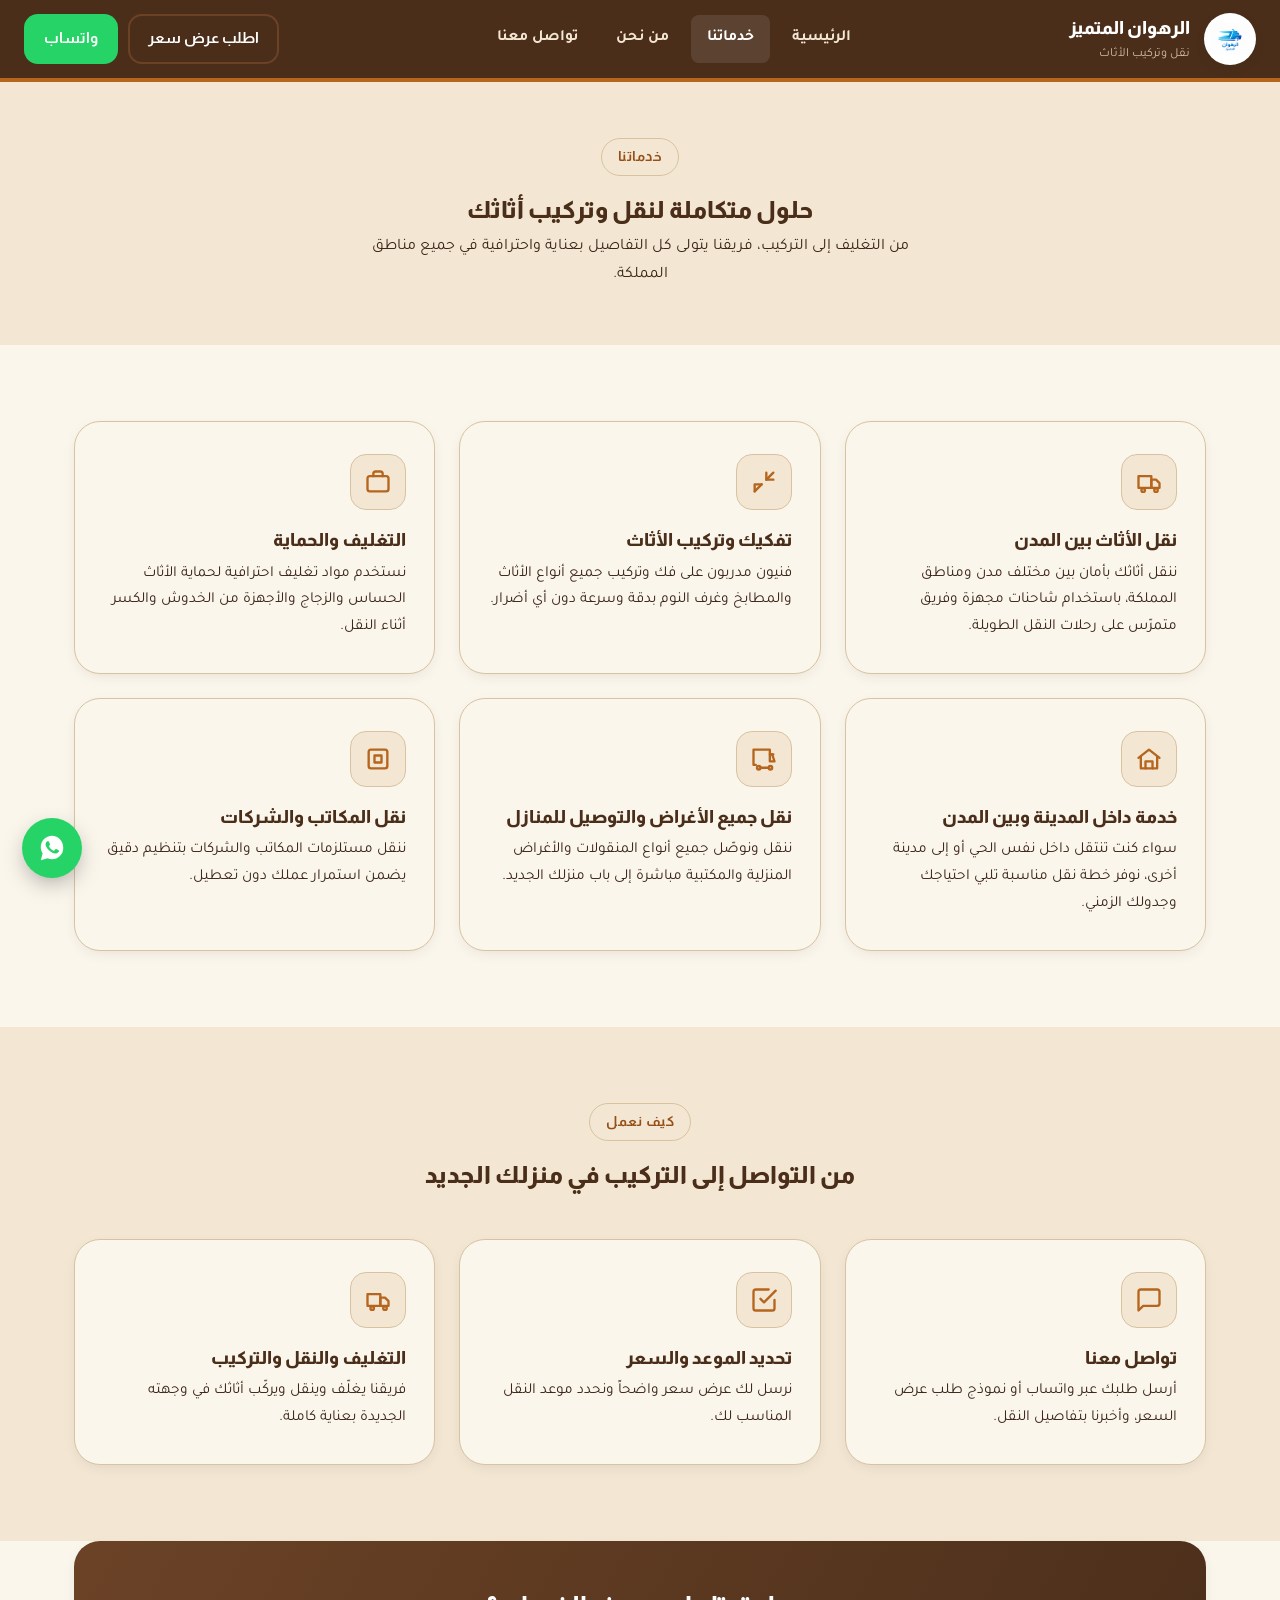
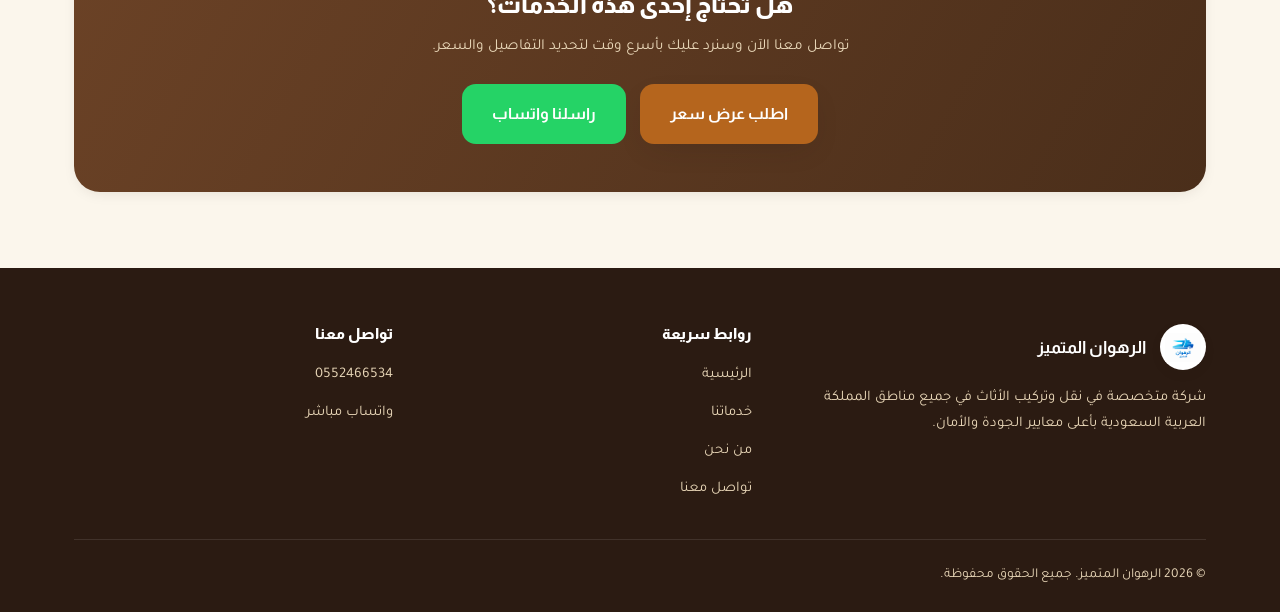
<file: services.html>
<!DOCTYPE html>
<html lang="ar" dir="rtl">
<head>
<meta charset="UTF-8">
<meta name="viewport" content="width=device-width, initial-scale=1.0">
<title>خدماتنا | الرهوان المتميز لنقل الأثاث</title>
<meta name="description" content="خدمات الرهوان المتميز: نقل الأثاث بين المدن، فك وتركيب، تغليف وحماية، نقل داخل المدينة، ونقل جميع الأغراض والتوصيل للمنازل في الدمام والخبر والظهران والمنطقة الشرقية.">
<link rel="canonical" href="https://abramehap.github.io/alruhwan-alsari3/services.html">
<meta property="og:title" content="خدماتنا | الرهوان المتميز - نقل وتركيب الأثاث">
<meta property="og:description" content="خدمات الرهوان المتميز: نقل الأثاث بين المدن، فك وتركيب، تغليف وحماية، نقل داخل المدينة، ونقل جميع الأغراض والتوصيل للمنازل في الدمام والخبر والظهران والمنطقة الشرقية.">
<meta property="og:image" content="https://abramehap.github.io/alruhwan-alsari3/logo.png">
<meta property="og:url" content="https://abramehap.github.io/alruhwan-alsari3/services.html">
<meta property="og:type" content="website">
<link rel="preconnect" href="https://fonts.googleapis.com">
<link rel="preconnect" href="https://fonts.gstatic.com" crossorigin>
<link href="https://fonts.googleapis.com/css2?family=Almarai:wght@400;700;800&family=Tajawal:wght@400;500;700&display=swap" rel="stylesheet">
<link rel="stylesheet" href="style.css">
<link rel="icon" href="logo.png">
<script type="application/ld+json">
{
  "@context": "https://schema.org",
  "@type": "MovingCompany",
  "name": "الرهوان المتميز",
  "description": "شركة الرهوان المتميز لنقل وتركيب الأثاث في جميع مناطق المملكة العربية السعودية. فك وتركيب، تغليف احترافي، نقل بين المدن، وخدمة سريعة وآمنة.",
  "url": "https://abramehap.github.io/alruhwan-alsari3/",
  "telephone": "+966552466534",
  "areaServed": [
    "منطقة الرياض",
    "منطقة مكة المكرمة",
    "المنطقة الشرقية",
    "منطقة المدينة المنورة",
    "منطقة القصيم",
    "منطقة عسير",
    "منطقة تبوك",
    "منطقة حائل",
    "منطقة الحدود الشمالية",
    "منطقة جازان",
    "منطقة نجران",
    "منطقة الباحة",
    "منطقة الجوف"
  ],
  "sameAs": [
    "https://wa.me/966552466534"
  ],
  "image": "https://abramehap.github.io/alruhwan-alsari3/logo.png",
  "priceRange": "$$"
}
</script>
</head>
<body>

<header class="site-header">
  <div class="header-inner">
    <a href="index.html" class="brand">
      <span class="brand-badge"><img src="logo.png" alt="شعار الرهوان المتميز"></span>
      <span class="brand-text">
        <strong>الرهوان المتميز</strong>
        <span>نقل وتركيب الأثاث</span>
      </span>
    </a>
    <nav class="main-nav" aria-label="التنقل الرئيسي">
      <a href="index.html">الرئيسية</a>
      <a href="services.html" aria-current="page">خدماتنا</a>
      <a href="about.html">من نحن</a>
      <a href="contact.html">تواصل معنا</a>
    </nav>
    <div class="nav-cta">
      <a class="btn btn-outline" href="contact.html">اطلب عرض سعر</a>
      <a class="btn btn-whatsapp" href="https://wa.me/966552466534" target="_blank" rel="noopener">واتساب</a>
    </div>
    <button class="nav-toggle" aria-label="فتح القائمة">&#9776;</button>
  </div>
</header>

<section class="page-hero">
  <div class="container">
    <span class="eyebrow">خدماتنا</span>
    <h1>حلول متكاملة لنقل وتركيب أثاثك</h1>
    <p>من التغليف إلى التركيب، فريقنا يتولى كل التفاصيل بعناية واحترافية في جميع مناطق المملكة.</p>
  </div>
</section>

<section class="section">
  <div class="container">
    <div class="grid grid-3">

      <div class="card">
        <span class="icon-badge">
          <svg viewBox="0 0 24 24" fill="none" stroke-width="2" stroke-linecap="round" stroke-linejoin="round"><path d="M3 7h11v10H3z"/><path d="M14 10h4l3 3v4h-7z"/><circle cx="7" cy="19" r="1.5"/><circle cx="18" cy="19" r="1.5"/></svg>
        </span>
        <h3>نقل الأثاث بين المدن</h3>
        <p>ننقل أثاثك بأمان بين مختلف مدن ومناطق المملكة، باستخدام شاحنات مجهزة وفريق متمرّس على رحلات النقل الطويلة.</p>
      </div>

      <div class="card">
        <span class="icon-badge">
          <svg viewBox="0 0 24 24" fill="none" stroke-width="2" stroke-linecap="round" stroke-linejoin="round"><path d="M14 4v6h6"/><path d="M20 4l-6 6"/><path d="M4 20v-6h6"/><path d="M4 20l6-6"/></svg>
        </span>
        <h3>تفكيك وتركيب الأثاث</h3>
        <p>فنيون مدربون على فك وتركيب جميع أنواع الأثاث والمطابخ وغرف النوم بدقة وسرعة دون أي أضرار.</p>
      </div>

      <div class="card">
        <span class="icon-badge">
          <svg viewBox="0 0 24 24" fill="none" stroke-width="2" stroke-linecap="round" stroke-linejoin="round"><rect x="3" y="7" width="18" height="13" rx="2"/><path d="M8 7V5a2 2 0 0 1 2-2h4a2 2 0 0 1 2 2v2"/></svg>
        </span>
        <h3>التغليف والحماية</h3>
        <p>نستخدم مواد تغليف احترافية لحماية الأثاث الحساس والزجاج والأجهزة من الخدوش والكسر أثناء النقل.</p>
      </div>

      <div class="card">
        <span class="icon-badge">
          <svg viewBox="0 0 24 24" fill="none" stroke-width="2" stroke-linecap="round" stroke-linejoin="round"><path d="M3 11l9-7 9 7"/><path d="M5 10v10h14V10"/><path d="M9 20v-6h6v6"/></svg>
        </span>
        <h3>خدمة داخل المدينة وبين المدن</h3>
        <p>سواء كنت تنتقل داخل نفس الحي أو إلى مدينة أخرى، نوفر خطة نقل مناسبة تلبي احتياجك وجدولك الزمني.</p>
      </div>

      <div class="card">
        <span class="icon-badge">
          <svg viewBox="0 0 24 24" fill="none" stroke-width="2" stroke-linecap="round" stroke-linejoin="round"><path d="M20 8h-3V4H3v13h2"/><circle cx="7.5" cy="19.5" r="1.5"/><circle cx="17.5" cy="19.5" r="1.5"/><path d="M9 19.5h6M17 8v6h4l-2-6h-2z"/></svg>
        </span>
        <h3>نقل جميع الأغراض والتوصيل للمنازل</h3>
        <p>ننقل ونوصّل جميع أنواع المنقولات والأغراض المنزلية والمكتبية مباشرة إلى باب منزلك الجديد.</p>
      </div>

      <div class="card">
        <span class="icon-badge">
          <svg viewBox="0 0 24 24" fill="none" stroke-width="2" stroke-linecap="round" stroke-linejoin="round"><rect x="4" y="4" width="16" height="16" rx="2"/><path d="M9 9h6v6H9z"/></svg>
        </span>
        <h3>نقل المكاتب والشركات</h3>
        <p>ننقل مستلزمات المكاتب والشركات بتنظيم دقيق يضمن استمرار عملك دون تعطيل.</p>
      </div>

    </div>
  </div>
</section>

<!-- خطوات العمل -->
<section class="section section-alt">
  <div class="container">
    <div class="section-head">
      <span class="eyebrow">كيف نعمل</span>
      <h2>من التواصل إلى التركيب في منزلك الجديد</h2>
    </div>
    <div class="grid grid-3">
      <div class="card">
        <span class="icon-badge">
          <svg viewBox="0 0 24 24" fill="none" stroke-width="2" stroke-linecap="round" stroke-linejoin="round"><path d="M21 15a2 2 0 0 1-2 2H7l-4 4V5a2 2 0 0 1 2-2h14a2 2 0 0 1 2 2z"/></svg>
        </span>
        <h3>تواصل معنا</h3>
        <p>أرسل طلبك عبر واتساب أو نموذج طلب عرض السعر، وأخبرنا بتفاصيل النقل.</p>
      </div>
      <div class="card">
        <span class="icon-badge">
          <svg viewBox="0 0 24 24" fill="none" stroke-width="2" stroke-linecap="round" stroke-linejoin="round"><path d="M9 11l3 3L22 4"/><path d="M21 12v7a2 2 0 0 1-2 2H5a2 2 0 0 1-2-2V5a2 2 0 0 1 2-2h11"/></svg>
        </span>
        <h3>تحديد الموعد والسعر</h3>
        <p>نرسل لك عرض سعر واضحاً ونحدد موعد النقل المناسب لك.</p>
      </div>
      <div class="card">
        <span class="icon-badge">
          <svg viewBox="0 0 24 24" fill="none" stroke-width="2" stroke-linecap="round" stroke-linejoin="round"><path d="M3 7h11v10H3z"/><path d="M14 10h4l3 3v4h-7z"/><circle cx="7" cy="19" r="1.5"/><circle cx="18" cy="19" r="1.5"/></svg>
        </span>
        <h3>التغليف والنقل والتركيب</h3>
        <p>فريقنا يغلّف وينقل ويركّب أثاثك في وجهته الجديدة بعناية كاملة.</p>
      </div>
    </div>
  </div>
</section>

<section class="section" style="padding-top:0;">
  <div class="container">
    <div class="card" style="text-align:center;padding:48px 32px;background:linear-gradient(120deg, var(--wood-700), var(--wood-800));border:none;">
      <h2 style="color:#fff;">هل تحتاج إحدى هذه الخدمات؟</h2>
      <p style="color:var(--sand-300);max-width:60ch;margin:0 auto 24px;">تواصل معنا الآن وسنرد عليك بأسرع وقت لتحديد التفاصيل والسعر.</p>
      <div style="display:flex;gap:14px;justify-content:center;flex-wrap:wrap;">
        <a class="btn btn-primary" href="contact.html">اطلب عرض سعر</a>
        <a class="btn btn-whatsapp" href="https://wa.me/966552466534" target="_blank" rel="noopener">راسلنا واتساب</a>
      </div>
    </div>
  </div>
</section>

<footer class="site-footer">
  <div class="container">
    <div class="footer-grid">
      <div>
        <div class="footer-brand">
          <span class="brand-badge"><img src="logo.png" alt="شعار الرهوان المتميز"></span>
          <strong>الرهوان المتميز</strong>
        </div>
        <p style="font-size:.92rem;">شركة متخصصة في نقل وتركيب الأثاث في جميع مناطق المملكة العربية السعودية بأعلى معايير الجودة والأمان.</p>
      </div>
      <div>
        <h4>روابط سريعة</h4>
        <ul class="footer-links">
          <li><a href="index.html">الرئيسية</a></li>
          <li><a href="services.html">خدماتنا</a></li>
          <li><a href="about.html">من نحن</a></li>
          <li><a href="contact.html">تواصل معنا</a></li>
        </ul>
      </div>
      <div>
        <h4>تواصل معنا</h4>
        <ul class="footer-links">
          <li><a href="tel:0552466534">0552466534</a></li>
          <li><a href="https://wa.me/966552466534" target="_blank" rel="noopener">واتساب مباشر</a></li>
        </ul>
      </div>
    </div>
    <div class="footer-bottom">
      <span>© 2026 الرهوان المتميز. جميع الحقوق محفوظة.</span>
    </div>
  </div>
</footer>

<a class="wa-float" href="https://wa.me/966552466534" target="_blank" rel="noopener" aria-label="تواصل معنا عبر واتساب">
  <svg viewBox="0 0 32 32"><path d="M16.01 3C9.38 3 4 8.38 4 15.01c0 2.5.73 4.83 1.99 6.79L4 29l7.4-1.94a11.9 11.9 0 0 0 4.61.92h.01c6.63 0 12.01-5.38 12.01-12.01C28.02 8.38 22.64 3 16.01 3zm7.03 17.13c-.3.84-1.7 1.6-2.35 1.7-.6.09-1.36.13-2.2-.14-.5-.16-1.15-.37-1.98-.73-3.49-1.5-5.77-5.02-5.94-5.25-.17-.23-1.42-1.89-1.42-3.6s.9-2.56 1.22-2.91c.32-.35.7-.44.93-.44.23 0 .47 0 .67.01.21.01.5-.08.79.6.3.7 1.01 2.42 1.1 2.6.09.18.15.39.03.63-.12.23-.18.38-.36.58-.18.2-.38.45-.54.61-.18.18-.37.37-.16.72.21.35.94 1.55 2.02 2.51 1.39 1.24 2.56 1.62 2.91 1.8.35.18.56.15.76-.09.21-.24.88-1.02 1.11-1.37.23-.35.47-.29.79-.18.32.12 2.03.96 2.38 1.13.35.18.58.26.67.41.09.15.09.86-.21 1.7z"/></svg>
</a>

<script src="main.js"></script>
</body>
</html>
</file>
<file: style.css>
/* =========================================================
   الرهوان المتميز — نقل وتركيب الأثاث
   نظام التصميم: ألوان ترابية دافئة (بني/بيج) — RTL عربي
   ========================================================= */

:root{
  --sand-100: #FBF6EC;
  --sand-200: #F3E7D4;
  --sand-300: #E9D7B8;
  --line: #D8C3A0;
  --coffee-900: #2B1B12;
  --coffee-800: #3A2517;
  --wood-700: #6B4226;
  --wood-800: #4A2E1A;
  --clay-600: #B5651D;
  --clay-700: #954F16;
  --whatsapp: #25D366;
  --whatsapp-dark: #1DA851;

  --font-display: 'Almarai', 'Tahoma', sans-serif;
  --font-body: 'Tajawal', 'Tahoma', sans-serif;

  --radius-sm: 8px;
  --radius-md: 14px;
  --radius-lg: 26px;
  --shadow-soft: 0 10px 30px -12px rgba(43,27,18,0.25);
  --shadow-card: 0 4px 16px -6px rgba(43,27,18,0.15);
}

*, *::before, *::after{ box-sizing: border-box; }

html{ scroll-behavior: smooth; }

body{
  margin:0;
  direction: rtl;
  font-family: var(--font-body);
  background: var(--sand-100);
  color: var(--coffee-900);
  line-height: 1.75;
  -webkit-font-smoothing: antialiased;
}

img{ max-width:100%; display:block; }

a{ color: inherit; text-decoration: none; }

h1,h2,h3,h4{
  font-family: var(--font-display);
  font-weight: 800;
  margin: 0 0 .5em;
  color: var(--wood-800);
  line-height: 1.35;
}

p{ margin: 0 0 1em; }

.container{
  width: 100%;
  max-width: 1180px;
  margin: 0 auto;
  padding: 0 24px;
}

.eyebrow{
  display:inline-flex;
  align-items:center;
  gap:8px;
  font-family: var(--font-display);
  font-weight:700;
  font-size:.85rem;
  letter-spacing:.5px;
  color: var(--clay-700);
  background: var(--sand-200);
  border: 1px solid var(--line);
  padding: 6px 16px;
  border-radius: 999px;
  margin-bottom: 18px;
}

/* ---------- Buttons ---------- */
.btn{
  display:inline-flex;
  align-items:center;
  justify-content:center;
  gap:10px;
  font-family: var(--font-display);
  font-weight:700;
  font-size: 1rem;
  padding: 14px 28px;
  border-radius: var(--radius-md);
  border: 2px solid transparent;
  cursor:pointer;
  transition: transform .18s ease, box-shadow .18s ease, background .18s ease;
}
.btn:hover{ transform: translateY(-2px); }
.btn:focus-visible{ outline: 3px solid var(--clay-600); outline-offset: 3px; }

.btn-primary{
  background: var(--clay-600);
  color: #fff;
  box-shadow: var(--shadow-soft);
}
.btn-primary:hover{ background: var(--clay-700); }

.btn-outline{
  background: transparent;
  border-color: var(--wood-700);
  color: var(--wood-800);
}
.btn-outline:hover{ background: var(--wood-700); color:#fff; }

.btn-whatsapp{
  background: var(--whatsapp);
  color:#fff;
}
.btn-whatsapp:hover{ background: var(--whatsapp-dark); }

/* ---------- Header ---------- */
.site-header{
  position: sticky;
  top:0;
  z-index: 50;
  background: var(--wood-800);
  border-bottom: 4px solid var(--clay-600);
}
.header-inner{
  display:flex;
  align-items:center;
  justify-content:space-between;
  padding: 12px 24px;
  gap: 20px;
}
.brand{
  display:flex;
  align-items:center;
  gap:14px;
}
.brand-badge{
  width:52px; height:52px;
  background:#fff;
  border-radius: 50%;
  display:flex;
  align-items:center;
  justify-content:center;
  overflow:hidden;
  box-shadow: var(--shadow-card);
  flex-shrink:0;
}
.brand-badge img{ width:78%; height:78%; object-fit:contain; }
.brand-text{ color:#fff; }
.brand-text strong{
  display:block;
  font-family: var(--font-display);
  font-size:1.15rem;
  font-weight:800;
}
.brand-text span{
  display:block;
  font-size:.78rem;
  color: var(--sand-300);
  opacity:.85;
}

.main-nav{
  display:flex;
  align-items:center;
  gap: 6px;
}
.main-nav a{
  color: var(--sand-200);
  font-weight:600;
  font-size:.98rem;
  padding: 10px 16px;
  border-radius: var(--radius-sm);
  transition: background .18s, color .18s;
}
.main-nav a:hover, .main-nav a[aria-current="page"]{
  background: rgba(255,255,255,.1);
  color:#fff;
}

.nav-cta{
  display:flex;
  align-items:center;
  gap:10px;
}
.nav-cta .btn{ padding: 10px 18px; font-size:.92rem; color:#fff }

.nav-toggle{
  display:none;
  background:none;
  border:none;
  color:#fff;
  font-size:1.6rem;
  cursor:pointer;
  padding:4px 8px;
}

/* ---------- Hero ---------- */
.hero{
  position:relative;
  overflow:hidden;
  background:
    radial-gradient(circle at 85% 20%, rgba(181,101,29,.18), transparent 55%),
    linear-gradient(180deg, var(--sand-200) 0%, var(--sand-100) 60%);
  padding: 80px 0 60px;
}
.hero-grid{
  display:grid;
  grid-template-columns: 1.1fr .9fr;
  gap: 48px;
  align-items:center;
}
.hero h1{
  font-size: clamp(2.1rem, 4vw, 3.1rem);
}
.hero-lead{
  font-size: 1.15rem;
  color: var(--coffee-800);
  max-width: 46ch;
}
.hero-actions{
  display:flex;
  flex-wrap:wrap;
  gap:14px;
  margin-top: 28px;
}
.hero-stats{
  display:flex;
  gap: 28px;
  margin-top: 40px;
  flex-wrap:wrap;
}
.stat strong{
  display:block;
  font-family: var(--font-display);
  font-size:1.8rem;
  color: var(--clay-600);
}
.stat span{
  font-size:.85rem;
  color: var(--coffee-800);
}

.hero-art{
  position:relative;
  aspect-ratio: 1/1;
  display:flex;
  align-items:center;
  justify-content:center;
}
.hero-art svg{ width:100%; height:100%; }

/* ---------- Route / signature element ---------- */
.route-section{
  padding: 50px 0 70px;
  background: var(--wood-800);
  color: var(--sand-200);
  position:relative;
}
.route-head{ text-align:center; margin-bottom: 46px; }
.route-head h2{ color:#fff; }
.route-head p{ color: var(--sand-300); max-width:60ch; margin:0 auto; }

.route-line{
  position:relative;
  padding: 20px 0;
}
.route-line::before{
  content:"";
  position:absolute;
  top:50%; right:0; left:0;
  height:3px;
  background: repeating-linear-gradient(90deg, var(--clay-600) 0 14px, transparent 14px 26px);
  transform: translateY(-50%);
}
.route-stops{
  position:relative;
  display:flex;
  flex-wrap:wrap;
  justify-content:space-between;
  gap: 22px 10px;
}
.stop{
  display:flex;
  flex-direction:column;
  align-items:center;
  text-align:center;
  width: calc(100%/6 - 10px);
  min-width: 120px;
}
.stop-dot{
  width:16px; height:16px;
  border-radius:50%;
  background: var(--clay-600);
  border: 3px solid var(--sand-200);
  margin-bottom:10px;
  box-shadow: 0 0 0 3px var(--wood-800);
}
.stop span{
  font-size:.85rem;
  font-weight:600;
  color: var(--sand-100);
}

/* ---------- Sections ---------- */
.section{ padding: 76px 0; }
.section-head{
  text-align:center;
  max-width: 680px;
  margin: 0 auto 48px;
}
.section-head p{ color: var(--coffee-800); }
.section-alt{ background: var(--sand-200); }

/* ---------- Cards / grid ---------- */
.grid{
  display:grid;
  gap: 24px;
}
.grid-3{ grid-template-columns: repeat(3, 1fr); }
.grid-2{ grid-template-columns: repeat(2, 1fr); }

.card{
  background: var(--sand-100);
  border: 1px solid var(--line);
  border-radius: var(--radius-lg);
  padding: 32px 28px;
  box-shadow: var(--shadow-card);
  transition: transform .2s ease, box-shadow .2s ease;
}
.card:hover{ transform: translateY(-4px); box-shadow: var(--shadow-soft); }

.icon-badge{
  width:56px; height:56px;
  border-radius: 16px;
  background: var(--sand-200);
  border: 1px solid var(--line);
  display:flex;
  align-items:center;
  justify-content:center;
  margin-bottom: 18px;
}
.icon-badge svg{ width:28px; height:28px; stroke: var(--clay-600); }

.card h3{ font-size:1.15rem; margin-bottom:.4em; }
.card p{ color: var(--coffee-800); font-size:.96rem; margin-bottom:0; }

/* ---------- Coverage tags ---------- */
.tag-cloud{
  display:flex;
  flex-wrap:wrap;
  gap:12px;
  justify-content:center;
}
.tag{
  display:inline-flex;
  align-items:center;
  gap:8px;
  background: var(--sand-100);
  border:1px solid var(--line);
  padding: 10px 20px;
  border-radius: 999px;
  font-weight:600;
  font-size:.92rem;
  color: var(--wood-800);
}
.tag::before{
  content:"";
  width:8px; height:8px;
  border-radius:50%;
  background: var(--clay-600);
}

/* ---------- About page specific ---------- */
.about-hero{
  padding: 60px 0 20px;
  background: var(--sand-200);
}
.about-body{
  display:grid;
  grid-template-columns: 1.15fr .85fr;
  gap: 48px;
  align-items:start;
}
.value-list{
  list-style:none;
  margin:0; padding:0;
  display:grid;
  gap:16px;
}
.value-list li{
  display:flex;
  gap:14px;
  align-items:flex-start;
  background: var(--sand-100);
  border:1px solid var(--line);
  border-radius: var(--radius-md);
  padding: 16px 18px;
}
.value-list svg{ flex-shrink:0; width:22px; height:22px; stroke: var(--clay-600); margin-top:2px; }
.value-list strong{ display:block; margin-bottom:2px; color: var(--wood-800); }
.value-list span{ color: var(--coffee-800); font-size:.92rem; }

/* ---------- Contact ---------- */
.contact-wrap{
  display:grid;
  grid-template-columns: .95fr 1.05fr;
  gap: 40px;
  align-items:start;
}
.contact-card{
  background: var(--wood-800);
  color: var(--sand-200);
  border-radius: var(--radius-lg);
  padding: 36px 30px;
}
.contact-card h3{ color:#fff; }
.contact-method{
  display:flex;
  align-items:center;
  gap:14px;
  padding: 14px 0;
  border-bottom: 1px solid rgba(255,255,255,.12);
}
.contact-method:last-child{ border-bottom:none; }
.contact-method .icon-badge{
  background: rgba(255,255,255,.08);
  border-color: rgba(255,255,255,.16);
  width:46px; height:46px; border-radius:12px;
  margin:0;
}
.contact-method .icon-badge svg{ width:22px; height:22px; stroke:#fff; }
.contact-method strong{ display:block; font-size:.85rem; color: var(--sand-300); font-weight:500; }
.contact-method a, .contact-method span.value{ font-weight:700; color:#fff; }

.form-card{
  background: var(--sand-100);
  border:1px solid var(--line);
  border-radius: var(--radius-lg);
  padding: 36px 32px;
  box-shadow: var(--shadow-card);
}
.form-row{ margin-bottom: 20px; }
.form-row label{
  display:block;
  font-weight:700;
  font-size:.92rem;
  margin-bottom:8px;
  color: var(--wood-800);
}
.form-row input, .form-row select, .form-row textarea{
  width:100%;
  font-family: var(--font-body);
  font-size:1rem;
  padding: 13px 16px;
  border-radius: var(--radius-sm);
  border: 1.5px solid var(--line);
  background:#fff;
  color: var(--coffee-900);
}
.form-row input:focus, .form-row select:focus, .form-row textarea:focus{
  outline:none;
  border-color: var(--clay-600);
  box-shadow: 0 0 0 3px rgba(181,101,29,.15);
}
.form-hint{
  font-size:.85rem;
  color: var(--coffee-800);
  margin-top: 14px;
}
.form-note{
  display:flex;
  align-items:center;
  gap:8px;
  font-size:.85rem;
  background: var(--sand-200);
  border:1px solid var(--line);
  padding:10px 14px;
  border-radius: var(--radius-sm);
  margin-bottom: 20px;
}

/* ---------- Floating WhatsApp button ---------- */
.wa-float{
  position: fixed;
  left: 22px;
  bottom: 22px;
  z-index: 60;
  width: 60px; height:60px;
  border-radius: 50%;
  background: var(--whatsapp);
  display:flex;
  align-items:center;
  justify-content:center;
  box-shadow: 0 8px 24px -6px rgba(0,0,0,.4);
  transition: transform .2s ease;
}
.wa-float:hover{ transform: scale(1.08); }
.wa-float svg{ width:30px; height:30px; fill:#fff; }

/* ---------- Footer ---------- */
.site-footer{
  background: var(--coffee-900);
  color: var(--sand-300);
  padding: 56px 0 24px;
}
.footer-grid{
  display:grid;
  grid-template-columns: 1.3fr 1fr 1fr;
  gap: 40px;
  padding-bottom: 36px;
  border-bottom: 1px solid rgba(255,255,255,.1);
}
.footer-brand{ display:flex; gap:14px; align-items:center; margin-bottom:16px; }
.footer-brand .brand-badge{ width:46px; height:46px; }
.footer-brand strong{ color:#fff; font-family:var(--font-display); font-size:1.05rem; }
.site-footer h4{
  color:#fff;
  font-size:.95rem;
  margin-bottom:16px;
}
.footer-links{ list-style:none; margin:0; padding:0; display:grid; gap:10px; }
.footer-links a{ color: var(--sand-300); font-size:.92rem; }
.footer-links a:hover{ color:#fff; }
.footer-tags{ display:flex; flex-wrap:wrap; gap:8px; }
.footer-tags span{
  font-size:.78rem;
  background: rgba(255,255,255,.06);
  padding: 5px 12px;
  border-radius: 999px;
}
.footer-bottom{
  display:flex;
  justify-content:space-between;
  align-items:center;
  flex-wrap:wrap;
  gap:12px;
  padding-top: 24px;
  font-size:.85rem;
}
.footer-social{ display:flex; gap:12px; }
.footer-social a{
  width:38px; height:38px;
  border-radius:50%;
  background: rgba(255,255,255,.08);
  display:flex; align-items:center; justify-content:center;
}
.footer-social svg{ width:18px; height:18px; stroke:#fff; }

/* ---------- Page hero (inner pages) ---------- */
.page-hero{
  padding: 56px 0;
  background: var(--sand-200);
  text-align:center;
}
.page-hero h1{ margin-bottom:.3em; }
.page-hero p{ color: var(--coffee-800); max-width:60ch; margin:0 auto; }

/* ---------- Responsive ---------- */
@media (max-width: 960px){
  .hero-grid{ grid-template-columns: 1fr; }
  .hero-art{ order:-1; max-width:280px; margin:0 auto; }
  .grid-3{ grid-template-columns: repeat(2,1fr); }
  .about-body{ grid-template-columns:1fr; }
  .contact-wrap{ grid-template-columns:1fr; }
  .footer-grid{ grid-template-columns:1fr 1fr; }
  .stop{ width: calc(33.333% - 10px); }
}

@media (max-width: 720px){
  .main-nav, .nav-cta .btn-outline{ display:none; }
  .nav-toggle{ display:block; }
  .header-inner.open .main-nav{
    display:flex;
    position:absolute;
    top:100%; right:0; left:0;
    background: var(--wood-800);
    flex-direction:column;
    padding: 12px 20px 20px;
  }
  .grid-3, .grid-2{ grid-template-columns: 1fr; }
  .stop{ width: calc(50% - 10px); }
  .footer-grid{ grid-template-columns:1fr; }
}

@media (prefers-reduced-motion: reduce){
  *{ animation:none !important; transition:none !important; }
  html{ scroll-behavior:auto; }
}
</file>
